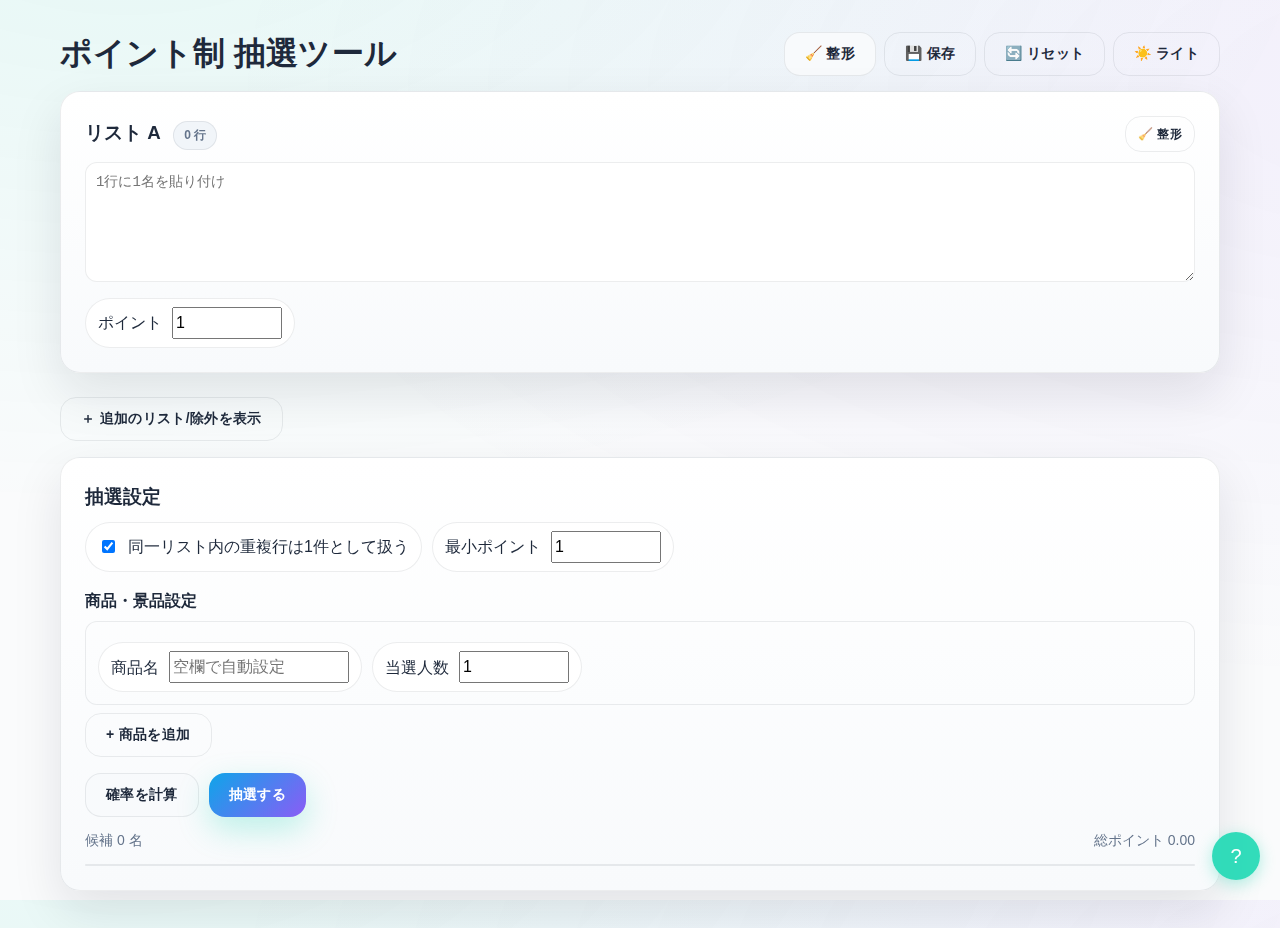
<file: index.html>
<!doctype html>
<html lang="ja" data-theme="light">
<head>
  <meta charset="utf-8" />
  <meta name="viewport" content="width=device-width, initial-scale=1" />
  <title>ポイント制 抽選ツール</title>
  <style>
    :root{--bg:#0f0f23;--panel:#1a1a2e;--panel-soft:#25253f;--panel-exclude:#2d1b1b;--text:#f0f4f8;--muted:#a0a9b8;--accent:#00d4aa;--accent2:#7c3aed;--border:rgba(255,255,255,.15);--ink:#ffffff;--shadow:0 20px 50px rgba(0,0,0,.4);--input-bg:#16213e;--table-head:#1e2749;--badge:#1e2749;--result-bg:linear-gradient(135deg,#667eea,#764ba2);--success:#10b981;--warning:#f59e0b;--danger:#ef4444}
    html[data-theme="light"]{--bg:#fafbfc;--panel:#ffffff;--panel-soft:#f8fafc;--panel-exclude:#fef2f2;--text:#1e293b;--muted:#64748b;--accent:#0ea5e9;--accent2:#8b5cf6;--border:rgba(15,23,42,.08);--ink:#ffffff;--shadow:0 20px 50px rgba(15,23,42,.1);--input-bg:#ffffff;--table-head:#f1f5f9;--badge:#f1f5f9;--result-bg:linear-gradient(135deg,#667eea,#764ba2);--success:#059669;--warning:#d97706;--danger:#dc2626}
    *{box-sizing:border-box}
    html,body{height:100%}
    body{font-family:-apple-system,BlinkMacSystemFont,'Segoe UI',Roboto,'Inter',sans-serif;background:radial-gradient(1200px 600px at 10% -10%, rgba(0,212,170,.08), transparent),radial-gradient(1200px 600px at 110% 10%, rgba(124,58,237,.06), transparent),var(--bg);color:var(--text);margin:0;line-height:1.6;font-weight:400}
    .wrap{max-width:1200px;margin:28px auto;padding:0 20px}
    @media (max-width:480px){.wrap{margin:16px auto;padding:0 12px}}
    header.appbar{display:flex;justify-content:space-between;align-items:center;margin-bottom:12px}
    header .title{font-size:clamp(22px,4vw,32px);font-weight:800;letter-spacing:.2px}
    .toolbar{display:flex;gap:8px;flex-wrap:wrap}
    .mobile-actions{position:relative;display:none}
    .more-btn{display:none}
    .btn{position:relative;cursor:pointer;border:none;border-radius:16px;padding:12px 20px;font-weight:600;transition:all 0.2s cubic-bezier(0.4,0,0.2,1);font-size:14px;letter-spacing:0.025em;min-height:44px;display:flex;align-items:center;justify-content:center}
    @media (max-width:480px){.btn{padding:14px 18px;font-size:16px;min-height:48px}}
    .btn.primary{color:white;background:linear-gradient(135deg,var(--accent),var(--accent2));box-shadow:0 12px 32px rgba(0,212,170,.25);transform:translateY(0)}
    .btn.secondary{color:var(--text);background:var(--panel-soft);border:1px solid var(--border)}
    .btn.ghost{color:var(--text);background:transparent;border:1px solid var(--border)}
    .btn:hover{transform:translateY(-2px);box-shadow:0 16px 40px rgba(0,212,170,.35)}
    .btn:active{transform:translateY(0);box-shadow:0 8px 24px rgba(0,212,170,.25)}
    .btn.sm{padding:8px 12px;min-height:36px;font-size:12px}
  .btn.saving{animation:flash 0.5s ease-in-out}
  @keyframes flash{0%,100%{filter:none}50%{filter:brightness(1.8)}}

    /* モバイルメニュー */
    .menu-dropdown{position:absolute;right:0;top:calc(100% + 8px);background:var(--panel);border:1px solid var(--border);border-radius:12px;box-shadow:var(--shadow);padding:8px;min-width:160px;display:flex;flex-direction:column;gap:6px;z-index:1200}
    .menu-dropdown[hidden]{display:none !important}
    .menu-item{appearance:none;border:none;background:transparent;color:var(--text);text-align:left;padding:10px 12px;border-radius:10px;cursor:pointer;font-size:14px}
    .menu-item:hover{background:var(--panel-soft)}
    .menu-divider{height:1px;background:var(--border);margin:4px 0}
    .card{background:linear-gradient(180deg,var(--panel),var(--panel-soft));padding:24px;border-radius:20px;margin-bottom:24px;border:1px solid var(--border);box-shadow:var(--shadow);backdrop-filter:blur(12px);transition:box-shadow 0.2s ease,border-color 0.2s ease}
    .card:hover{box-shadow:0 20px 50px rgba(0,0,0,.3);border-color:rgba(255,255,255,.3)}
    .card h3{margin:0 0 10px}
    .card.exclude{background:linear-gradient(180deg,var(--panel-exclude),#ffb3b3);border-color:#ff8b8b66}
    .card.exclude h3{display:flex;align-items:center;gap:8px}
  .chip{display:inline-block;font-size:11px;padding:3px 10px;border-radius:999px;border:1px solid #ffd8d8;color:#4b1014;background:#ffd8d8;mix-blend-mode:screen}
    textarea{width:100%;height:120px;resize:vertical;background:var(--input-bg);color:var(--text);border:1px solid var(--border);border-radius:12px;padding:10px;font-family:ui-monospace,Consolas,monospace;font-size:14px}
    @media (max-width:480px){
      .toolbar{display:none}
      .mobile-actions{display:block}
      .more-btn{display:inline-flex}
      textarea{height:100px;font-size:16px;padding:12px}
    }
    .form-row{display:flex;flex-wrap:wrap;gap:10px;margin-top:8px}
    @media (max-width:480px){
      .form-row{flex-direction:column;gap:12px}
      .form-row .pill{width:100%;justify-content:space-between}
    }
    .pill{display:inline-flex;gap:10px;align-items:center;background:rgba(255,255,255,.06);border:1px solid var(--border);padding:8px 12px;border-radius:999px;min-height:44px}
    @media (max-width:480px){.pill{padding:12px 16px;min-height:48px}}
    html[data-theme="light"] .pill{background:#fff}
    input[type=number]{width:110px;min-height:32px;font-size:16px}
    @media (max-width:480px){
      input[type=number]{width:80px;font-size:18px;min-height:36px}
      input[type=text]{font-size:16px;min-height:36px}
    }
    .statsbar{display:flex;justify-content:space-between;gap:12px;flex-wrap:wrap;margin-top:12px;color:var(--muted);font-size:14px}
    @media (max-width:480px){
      .statsbar{flex-direction:column;gap:8px;font-size:13px}
    }
    .table-scroll{max-height:460px;overflow:auto;border:1px solid var(--border);border-radius:12px;background:var(--panel-soft);margin-top:12px;-webkit-overflow-scrolling:touch}
    @media (max-width:480px){
      .table-scroll{max-height:300px;font-size:14px}
      th,td{padding:8px 10px;font-size:13px}
    }
    table{width:100%;border-collapse:collapse}
    th,td{padding:12px 14px;border-bottom:1px solid rgba(2,6,23,.08);font-size:14px;word-break:break-word}
    th{color:inherit;text-align:left;position:sticky;top:0;background:var(--table-head);z-index:1}
    td.mono,th.mono{font-family:ui-monospace,Consolas,monospace}
    .results{position:fixed;top:0;left:0;right:0;bottom:0;margin:auto;background:var(--result-bg);border:1px solid var(--border);border-radius:24px;padding:32px;box-shadow:0 25px 75px rgba(0,0,0,.5);backdrop-filter:blur(20px);max-width:600px;width:90vw;height:fit-content;max-height:80vh;z-index:1000;opacity:0;visibility:hidden;transition:opacity 0.3s ease,visibility 0.3s ease}
    .results.show{opacity:1;visibility:visible}
    .results-overlay{position:fixed;top:0;left:0;width:100vw;height:100vh;background:rgba(0,0,0,.6);z-index:999;opacity:0;visibility:hidden;transition:all 0.3s ease}
    .results-overlay.show{opacity:1;visibility:visible}
    .results-header{display:flex;justify-content:center;align-items:center;margin-bottom:24px}
    .close-btn{position:absolute;top:16px;right:16px;width:32px;height:32px;border:none;background:rgba(255,255,255,.1);color:white;border-radius:50%;cursor:pointer;display:flex;align-items:center;justify-content:center;font-size:18px;transition:all 0.2s ease}
    .close-btn:hover{background:rgba(255,255,255,.2);transform:scale(1.1)}
  .copy-actions{position:fixed;top:0;left:0;display:flex;gap:12px;opacity:0;visibility:hidden;transition:opacity 0.3s ease,visibility 0.3s ease;flex-direction:row;align-items:center;z-index:1100}
    .copy-actions.show{opacity:1;visibility:visible}

    .copy-btn{position:relative;height:48px;min-width:48px;border:none;background:rgba(0,212,170,.9);color:white;border-radius:16px;cursor:pointer;display:flex;align-items:center;justify-content:center;font-size:12px;transition:all 0.3s cubic-bezier(0.4,0,0.2,1);border:1px solid rgba(255,255,255,.2);overflow:hidden;white-space:nowrap;box-shadow:0 4px 16px rgba(0,212,170,.3);backdrop-filter:blur(10px)}
    .copy-btn.secondary{background:rgba(255,255,255,.08);box-shadow:0 4px 12px rgba(0,0,0,.2)}
    .copy-actions.below .copy-btn{min-width:160px}
    .copy-btn .btn-text{max-width:0;opacity:0;margin-left:0;transition:all 0.3s cubic-bezier(0.4,0,0.2,1);font-size:11px;font-weight:500}
    .copy-actions.show .copy-btn{background:rgba(0,212,170,.9);min-width:140px}
    .copy-actions.show .copy-btn .btn-text{max-width:90px;opacity:1;margin-left:8px}
    .copy-btn:hover{background:rgba(0,212,170,1);transform:scale(1.05);box-shadow:0 6px 20px rgba(0,212,170,.4)}

    /* モバイル時はコピーボタンをボトム固定に配置 */
    @media (max-width:600px){
      .copy-actions.bottom{position:fixed;left:0;right:0;top:auto;bottom:calc(env(safe-area-inset-bottom, 0px) + 12px);flex-direction:row;align-items:center;justify-content:center;padding-left:calc(env(safe-area-inset-left, 0px) + 12px);padding-right:calc(env(safe-area-inset-right, 0px) + 12px);gap:10px}
      .copy-actions.bottom{padding-top:8px;padding-bottom:8px;backdrop-filter:blur(10px);-webkit-backdrop-filter:blur(10px);border-radius:16px}
      html[data-theme="light"] .copy-actions.bottom{background:rgba(255,255,255,.8);border:1px solid var(--border);box-shadow:0 8px 24px rgba(15,23,42,.12)}
      html[data-theme="dark"] .copy-actions.bottom{background:rgba(0,0,0,.35);border:1px solid rgba(255,255,255,.15);box-shadow:0 8px 24px rgba(0,0,0,.35)}
      .copy-actions.bottom .copy-btn{flex:1;min-width:0;height:52px}
      .copy-actions.bottom .btn-text{max-width:120px;opacity:1;margin-left:8px}
    }

    /* デスクトップ時にモーダル直下配置用の横並びスタイル */
    @media (min-width:601px){
      .copy-actions.below{flex-direction:row;align-items:center;justify-content:center}
    }
    
    
    /* ヒント表示システム */
    .help-toggle{position:fixed;bottom:20px;right:20px;width:48px;height:48px;border-radius:50%;background:rgba(0,212,170,.8);color:white;border:none;font-size:20px;cursor:pointer;z-index:1100;box-shadow:0 4px 16px rgba(0,212,170,.3);transition:all 0.3s ease;backdrop-filter:blur(10px)}
    .help-toggle:hover{transform:scale(1.1);box-shadow:0 6px 20px rgba(0,212,170,.4)}
    .help-overlay{position:fixed;top:0;left:0;width:100vw;height:100vh;background:rgba(0,0,0,.7);z-index:1200;opacity:0;visibility:hidden;transition:all 0.3s ease}
    .help-overlay.show{opacity:1;visibility:visible}
    .help-content{position:fixed;top:50%;left:50%;transform:translate(-50%,-50%);background:var(--panel);border:1px solid var(--border);border-radius:16px;padding:24px;max-width:400px;width:90vw;z-index:1201;box-shadow:var(--shadow)}
    .help-title{font-size:18px;font-weight:700;margin-bottom:16px;color:var(--accent)}
    .help-step{margin-bottom:12px;font-size:14px;line-height:1.5}
    .help-step strong{color:var(--accent);font-weight:600}
    .help-close{position:absolute;top:12px;right:12px;width:32px;height:32px;border:none;background:transparent;color:var(--muted);border-radius:50%;cursor:pointer;font-size:16px;transition:all 0.2s ease}
    .help-close:hover{background:var(--border);color:var(--text)}
    @media (max-width:480px){
      .help-toggle{bottom:16px;right:16px;width:52px;height:52px;font-size:22px}
      .help-content{padding:20px;border-radius:12px}
    }
    .results-title{font-weight:700;letter-spacing:0.025em;font-size:24px;margin-bottom:8px;color:white}
    .result-badges{display:flex;flex-wrap:wrap;gap:12px;margin-top:10px}
    .badge{background:rgba(255,255,255,.15);border:1px solid rgba(255,255,255,.2);padding:12px 20px;border-radius:999px;backdrop-filter:blur(10px);color:white;font-weight:600;font-size:16px;transition:transform 0.2s ease;position:relative;will-change:transform}
    .badge:hover{transform:scale(1.02);z-index:2}
  /* 複数行で当選者が折り返された際の重なり防止 */
  .badge{display:inline-flex;align-items:center;line-height:1;}
  /* 商品ごとのラッパー(div)内でもバッジを折り返しレイアウト */
  .result-badges > div{display:flex;flex-wrap:wrap;gap:12px;align-items:flex-start;}
  .result-badges > div > h4{flex-basis:100%;margin:0 0 8px !important;}
    
    /* Products */
    .product-item{margin-bottom:8px;padding:12px;background:rgba(255,255,255,.02);border-radius:12px;border:1px solid var(--border)}
    .product-name{width:180px;min-height:32px;font-size:16px}
    @media (max-width:480px){
      .product-name{width:100%;font-size:16px;min-height:36px}
    }
    .product-winners{width:80px}
    .remove-product{font-size:12px;padding:6px 12px}

    /* Formatter Modal */
    .format-overlay{position:fixed;top:0;left:0;width:100vw;height:100vh;background:rgba(0,0,0,.7);z-index:1250;opacity:0;visibility:hidden;transition:all 0.3s ease}
    .format-overlay.show{opacity:1;visibility:visible}
    .format-content{position:fixed;top:50%;left:50%;transform:translate(-50%,-50%);background:var(--panel);border:1px solid var(--border);border-radius:16px;padding:20px;max-width:520px;width:92vw;z-index:1251;box-shadow:var(--shadow)}
    .format-title{font-size:18px;font-weight:700;margin-bottom:12px;color:var(--accent)}
    .format-row{display:flex;gap:8px;flex-wrap:wrap;margin:8px 0}
    .format-close{position:absolute;top:10px;right:10px;width:32px;height:32px;border:none;background:transparent;color:var(--muted);border-radius:50%;cursor:pointer;font-size:16px}
    .format-close:hover{background:var(--border);color:var(--text)}
    .format-input{width:100%;height:120px}
    .format-output{width:100%;height:120px}
    .format-label{font-size:13px;font-weight:600;color:var(--muted);margin:8px 0 4px}
    .format-count{display:inline-flex;align-items:center;gap:6px;font-size:14px;font-weight:700;color:var(--accent);background:var(--badge);border:1px solid var(--border);padding:6px 12px;border-radius:999px}

    /* List line counters */
    .count-badge{display:inline-flex;align-items:center;gap:4px;margin-left:8px;padding:4px 10px;border-radius:999px;border:1px solid var(--border);background:var(--badge);color:var(--muted);font-size:12px;font-weight:600}
    
    @media (min-width:900px){.grid-2{display:grid;grid-template-columns:1fr 1fr;gap:24px}}
    @media (max-width:768px){
      .results{padding:24px;max-width:95vw;max-height:85vh}
      .badge{font-size:14px;padding:10px 16px}
      .grid-2{display:block}
    }
    @media (max-width:480px){
      .results{padding:20px;max-width:98vw;max-height:90vh;border-radius:16px}
      .results-title{font-size:20px}
      .badge{font-size:16px;padding:12px 18px;min-height:44px;display:flex;align-items:center;justify-content:center}
      .close-btn{width:44px;height:44px;font-size:20px;top:12px;right:12px}
      .copy-btn{min-height:44px;font-size:13px}
      .toolbar{justify-content:center;gap:12px}
      .wrap{position:relative}
    }
    
    @keyframes bounce{0%,20%,50%,80%,100%{transform:translateY(0)}40%{transform:translateY(-20px)}60%{transform:translateY(-10px)}}
    @keyframes fadeInUp{0%{opacity:0;transform:translateY(12px)}100%{opacity:1;transform:translateY(0)}}
    @keyframes slideInFromLeft{0%{opacity:0;transform:translateX(-50px)}100%{opacity:1;transform:translateX(0)}}
    
    /* Winner Badge Animations */
    .badge{animation:fadeInUp 0.6s ease-out forwards;opacity:0}
    .badge:nth-child(1){animation-delay:0.1s}
    .badge:nth-child(2){animation-delay:0.3s}
    .badge:nth-child(3){animation-delay:0.5s}
    .badge:nth-child(4){animation-delay:0.7s}
    .badge:nth-child(5){animation-delay:0.9s}
    
    /* Enhanced Confetti Effect */
    .confetti{position:absolute;animation:confetti-fall linear infinite;pointer-events:none}
    .confetti.rect{width:12px;height:8px}
    .confetti.circle{width:10px;height:10px;border-radius:50%}
    .confetti.triangle{width:0;height:0;border-left:6px solid transparent;border-right:6px solid transparent;border-bottom:10px solid}
    .confetti.star{width:0;height:0;position:relative;display:inline-block}
    .confetti.star:before,.confetti.star:after{content:'';position:absolute;left:-6px;width:0;height:0;border-left:6px solid transparent;border-right:6px solid transparent;border-bottom:4px solid;transform:rotate(35deg)}
    .confetti.star:after{transform:rotate(-35deg)}
    @keyframes confetti-fall{0%{transform:translateY(-150px) rotateZ(0deg) rotateX(0deg) rotateY(0deg);opacity:1}100%{transform:translateY(calc(100vh + 100px)) rotateZ(720deg) rotateX(360deg) rotateY(180deg);opacity:0}}
    @keyframes confetti-shake{0%,100%{transform:translateX(0px)}25%{transform:translateX(5px)}75%{transform:translateX(-5px)}}
    
    /* Cracker Effect */
    @keyframes cracker-burst{0%{transform:scale(0) rotate(0deg);opacity:1}30%{transform:scale(1.2) rotate(180deg);opacity:0.8}100%{transform:scale(2) rotate(360deg);opacity:0}}
    
    /* Drawing Animation */
    .drawing{animation:bounce 0.5s ease-in-out infinite}
    
    /* Success Pulse */
    .success-pulse{animation:success-pulse 0.8s ease-out}
    @keyframes success-pulse{0%{transform:scale(1)}50%{transform:scale(1.05)}100%{transform:scale(1)}}
  </style>
</head>
<body>
  <div class="wrap">
    <header class="appbar">
      <div class="title">ポイント制 抽選ツール</div>
      <div class="toolbar">
        <button id="btnFormat" class="btn secondary" title="リスト整形ツール">🧹 整形</button>
        <button id="btnSave" class="btn ghost" title="現在の設定を保存">💾 保存</button>
        <button id="btnReset" class="btn ghost" title="すべてを初期状態に戻す">🔄 リセット</button>
        <button id="btnTheme" class="btn ghost" aria-label="テーマ切り替え">🌙 ダーク</button>
      </div>
      <div class="mobile-actions">
        <button id="btnMenu" class="btn secondary more-btn" aria-haspopup="true" aria-expanded="false" aria-label="メニュー">☰</button>
        <div id="menuDropdown" class="menu-dropdown" hidden>
          <button class="menu-item" data-action="format">🧹 整形ツール</button>
          <div class="menu-divider"></div>
          <button class="menu-item" data-action="save">💾 保存</button>
          <button class="menu-item" data-action="reset">🔄 リセット</button>
          <button class="menu-item" data-action="theme" id="menuTheme">🌓 テーマ切替</button>
        </div>
      </div>
    </header>

    <div class="card" id="cardA">
      <h3 style="display:flex;align-items:center;justify-content:space-between;gap:8px;">
        <span>リスト A <span id="countA" class="count-badge">0 行</span></span>
        <button id="btnFormatInline" class="btn ghost sm" title="ごちゃ混ぜを整形して@行だけ抽出">🧹 整形</button>
      </h3>
      <textarea id="listA" placeholder="1行に1名を貼り付け"></textarea>
      <div class="form-row"><span class="pill">ポイント <input id="pointsA" type="number" value="1" step="0.1" min="0"></span></div>
    </div>

    <div class="form-row" style="margin:8px 0 16px;">
      <button id="toggleAdvanced" class="btn ghost">＋ 追加のリスト/除外を表示</button>
    </div>

    <div id="advancedSection" hidden>
      <div class="grid-2">
        <div class="card" id="cardB">
          <h3 style="display:flex;align-items:center;justify-content:space-between;gap:8px;">
            <span>リスト B <span id="countB" class="count-badge">0 行</span></span>
            <button id="btnFormatInlineB" class="btn ghost sm" title="リストBを@始まりだけに整形">🧹 整形</button>
          </h3>
          <textarea id="listB" placeholder="1行に1名を貼り付け"></textarea>
          <div class="form-row"><span class="pill">ポイント <input id="pointsB" type="number" value="1" step="0.1" min="0"></span></div>
        </div>
        <div class="card" id="cardC">
          <h3 style="display:flex;align-items:center;justify-content:space-between;gap:8px;">
            <span>リスト C <span id="countC" class="count-badge">0 行</span></span>
            <button id="btnFormatInlineC" class="btn ghost sm" title="リストCを@始まりだけに整形">🧹 整形</button>
          </h3>
          <textarea id="listC" placeholder="1行に1名を貼り付け"></textarea>
          <div class="form-row"><span class="pill">ポイント <input id="pointsC" type="number" value="1" step="0.1" min="0"></span></div>
        </div>
      </div>
      <div class="card exclude" id="cardExclude">
        <h3 style="display:flex;align-items:center;justify-content:space-between;gap:8px;">
          <span>除外リスト <span class="chip">EXCLUDE</span> <span id="countExclude" class="count-badge">0 行</span></span>
        </h3>
        <textarea id="exclude" placeholder="対象外の名前（1行に1名）"></textarea>
      </div>
    </div>

    <div class="card">
      <h3>抽選設定</h3>
      <div class="form-row">
        <label class="pill"><input id="uniquePerList" type="checkbox" checked> 同一リスト内の重複行は1件として扱う</label>
        <span class="pill">最小ポイント <input id="minPoints" type="number" value="1" step="0.1" min="0"></span>
      </div>
      
      <div style="margin-top:16px;">
        <h4 style="margin:0 0 8px 0;">商品・景品設定</h4>
        <div id="productsContainer">
          <div class="product-item" data-index="0">
            <div class="form-row">
              <span class="pill">商品名 <input type="text" class="product-name" value="" placeholder="空欄で自動設定"></span>
              <span class="pill">当選人数 <input type="number" class="product-winners" value="1" min="1"></span>
              <button type="button" class="btn ghost remove-product" style="display:none;">削除</button>
            </div>
          </div>
        </div>
        <div class="form-row" style="margin-top:8px;">
          <button id="btnAddProduct" class="btn ghost">+ 商品を追加</button>
        </div>
      </div>
      
      <div class="form-row" style="margin-top:16px">
        <button id="btnPreview" class="btn secondary">確率を計算</button>
        <button id="btnDraw" class="btn primary">抽選する</button>
      </div>
      <div class="statsbar">
        <div id="statsLeft">候補 0 名</div>
        <div id="statsRight">総ポイント 0.00</div>
      </div>
      <div class="table-scroll" id="tableWrap"></div>

  </div>

  <!-- Results Modal -->
  <div class="results-overlay" id="resultsOverlay"></div>
  <div class="results" id="resultsPanel">
    <button class="close-btn" id="closeResults">×</button>
    <div class="results-header">
      <div class="results-title" id="resultsTitle">🎉 当選 0 名</div>
    </div>
    <div class="result-badges" id="winnersBadges"></div>
    </div>
  </div>

  <!-- Copy Actions (outside modal) -->
  <div class="copy-actions">
    <button id="btnCopyNames" class="copy-btn primary">
      📋
      <span class="btn-text">名前をコピー</span>
    </button>
    <button id="btnCopyCSV" class="copy-btn secondary">
      📊
      <span class="btn-text">CSVをコピー</span>
    </button>
  </div>

<script>
(function(){
  const $ = id => document.getElementById(id);
  const listA = $("listA"), listB = $("listB"), listC = $("listC");
  const pointsA = $("pointsA"), pointsB = $("pointsB"), pointsC = $("pointsC");
  const exclude = $("exclude");
  const uniquePerList = $("uniquePerList"), minPoints = $("minPoints");
  const productsContainer = $("productsContainer"), btnAddProduct = $("btnAddProduct");
  const statsLeft = $("statsLeft"), statsRight = $("statsRight"), tableWrap = $("tableWrap");
  const resultsPanel = $("resultsPanel"), resultsOverlay = $("resultsOverlay"), winnersBadges = $("winnersBadges"), resultsTitle = $("resultsTitle");
  const btnCopyNames = $("btnCopyNames"), btnCopyCSV = $("btnCopyCSV");
  const btnTheme = $("btnTheme"), closeResults = $("closeResults"), btnSave = $("btnSave"), btnReset = $("btnReset");
  const copyHint = $("copyHint");

  let pool = new Map();
  let lastWinners = [];
  let confettiContainer = null;
  let confettiInterval = null;
  let productIndex = 1;
  let resultsResizeObserver = null;

  function parseList(txt){
    if(!txt) return [];
    return txt.split(/\r?\n|\r/).map(s=>s.trim()).filter(Boolean);
  }

  function normalize(s){
    try { return s.trim().normalize('NFKC').toLowerCase(); }
    catch (e) { return s.trim().toLowerCase(); }
  }

  function buildPool(){
    pool.clear();
    const excludes = new Set(parseList(exclude.value).map(normalize));
    const lists = [
      { rows: parseList(listA.value), p: parseFloat(pointsA.value)||0 },
      { rows: parseList(listB.value), p: parseFloat(pointsB.value)||0 },
      { rows: parseList(listC.value), p: parseFloat(pointsC.value)||0 }
    ];
    for(const {rows,p} of lists){
      const seen = new Set();
      for(const raw of rows){
        const key = normalize(raw);
        if(!key || excludes.has(key)) continue;
        if(uniquePerList.checked && seen.has(key)) continue;
        seen.add(key);
        const cur = pool.get(key) || { name: raw.trim(), points: 0 };
        cur.points += p;
        if(raw.trim().length > cur.name.length) cur.name = raw.trim();
        pool.set(key, cur);
      }
    }
    const min = parseFloat(minPoints.value)||0;
    if(min > 0){
      for(const [k,v] of pool){ if(v.points < min) pool.delete(k); }
    }
  }

  function totals(){
    let total = 0; pool.forEach(v=> total += v.points); return total;
  }

  function renderTable(){
    const totalPts = totals();
    const rows = [...pool.values()].sort((a,b)=> b.points - a.points);
    statsLeft.textContent = `候補 ${rows.length} 名`;
    statsRight.textContent = `総ポイント ${totalPts.toFixed(2)}`;
    if(rows.length === 0){ tableWrap.innerHTML = ''; return; }
    const html = `
      <table>
        <thead><tr><th>名前</th><th class="mono">ポイント</th><th class="mono">当選確率(%)</th></tr></thead>
        <tbody>
          ${rows.map(r=>`<tr><td>${escapeHtml(r.name)}</td><td class="mono">${r.points.toFixed(2)}</td><td class="mono">${totalPts? (r.points/totalPts*100).toFixed(2):'0.00'}</td></tr>`).join('')}
        </tbody>
      </table>`;
    tableWrap.innerHTML = html;
  }

  function escapeHtml(s){
    return String(s).replace(/[&<>"']/g, m => ({'&':'&amp;','<':'&lt;','>':'&gt;','"':'&quot;','\'':'&#39;'}[m]));
  }


  function getRandom(){
    // 新しいブラウザ: crypto.getRandomValues使用
    if(window.crypto && window.crypto.getRandomValues){
      try {
        const arr = new Uint32Array(2); 
        window.crypto.getRandomValues(arr);
        const a = arr[0]>>>5, b = arr[1]>>>6; 
        return (a*67108864 + b) / 9007199254740992;
      } catch(e) {
        console.warn('暗号化乱数生成失敗:', e);
      }
    }
    // フォールバック: Math.random()
    return Math.random();
  }

  function weightedPick(arr){
    const total = arr.reduce((s,e)=> s + e.points, 0);
    if(total <= 0) return null;
    let r = getRandom() * total;
    for(const e of arr){ if((r -= e.points) <= 0) return e; }
    return arr[arr.length-1] || null;
  }

  function preview(){
    buildPool();
    renderTable();
  }

  function getProducts(){
    const products = [];
    document.querySelectorAll('.product-item').forEach((item, index) => {
      const rawName = item.querySelector('.product-name').value;
      // 特殊文字、制御文字を除去して正規化
      const name = rawName
        .replace(/[\u0000-\u001F\u007F-\u009F\u2000-\u200F\u2028-\u202F\u205F-\u206F\uFEFF]/g, '')
        .trim()
        .slice(0, 50); // 最大50文字まで
      const winners = Math.max(1, Math.min(1000, parseInt(item.querySelector('.product-winners').value) || 1)); // 1-1000の範囲
      const productName = name || (winners === 1 ? `${index + 1}等` : `${index + 1}等 (${winners}名)`);
      products.push({name: productName, winners});
    });
    return products.length > 0 ? products : [{name: '1等', winners: 1}];
  }

  function draw(){
    buildPool();
    const arr = [...pool.values()].filter(e=>e.points>0);
    if(arr.length === 0){
      alert('抽選対象者がいません');
      return;
    }
    
    const products = getProducts();
    const allWinners = [];
    const availableCandidates = [...arr];
    
    for(const product of products){
      const productWinners = [];
      for(let i = 0; i < product.winners; i++){
        if(availableCandidates.length === 0) break;
        const winner = weightedPick(availableCandidates);
        if(!winner) break;
        
        productWinners.push(winner);
        const idx = availableCandidates.findIndex(e=> normalize(e.name) === normalize(winner.name));
        if(idx >= 0) availableCandidates.splice(idx, 1);
      }
      if(productWinners.length > 0){
        allWinners.push({
          product: product.name,
          winners: productWinners
        });
      }
    }
    
    lastWinners = allWinners;
    showResultsWithAnimation();
    renderTable();
  }

  function updateResults(){
    if(!lastWinners || lastWinners.length === 0){
      resultsTitle.textContent = '😅 当選なし';
      winnersBadges.innerHTML = '<span class="badge">今回は当選者がいませんでした</span>';
      return;
    }
    
    // 商品別結果の場合
    if(lastWinners[0] && lastWinners[0].product){
      const totalWinners = lastWinners.reduce((sum, p) => sum + p.winners.length, 0);
      resultsTitle.textContent = `🎉 当選 ${totalWinners} 名`;
      
      let badgesHtml = '';
      lastWinners.forEach(productResult => {
        badgesHtml += `<div style="margin-bottom:16px;"><h4 style="margin:0 0 8px;color:white;font-size:16px;">${escapeHtml(productResult.product)}</h4>`;
        badgesHtml += productResult.winners.map(winner => `<span class="badge">${escapeHtml(winner.name)}</span>`).join(' ');
        badgesHtml += '</div>';
      });
      winnersBadges.innerHTML = badgesHtml;
      
      // コピー用データ
      const names = lastWinners.map(p => 
        `${p.product}:\n${p.winners.map(w => w.name).join('\n')}`
      ).join('\n\n');
      
      const csv = 'product,name,points\n' + lastWinners.map(p => 
        p.winners.map(w => `${csvq(p.product)},${csvq(w.name)},${w.points}`).join('\n')
      ).join('\n');
      
      btnCopyNames.onclick = () => doCopy(names, '✅ 名前をコピーしました');
      btnCopyCSV.onclick = () => doCopy(csv, '✅ CSVをコピーしました');
    }
    // 従来の単純結果の場合
    else {
      const n = lastWinners.length;
      resultsTitle.textContent = n > 0 ? `🎉 当選 ${n} 名` : '😅 当選なし';
      winnersBadges.innerHTML = n ? lastWinners.map(p=>`<span class="badge">${escapeHtml(p.name)}</span>`).join('') : '<span class="badge">今回は当選者がいませんでした</span>';
      const names = lastWinners.map(p=>p.name).join("\n");
      const csv = 'name,points\n' + lastWinners.map(p=>`${csvq(p.name)},${p.points}`).join("\n");
      btnCopyNames.onclick = () => doCopy(names, '✅ 名前をコピーしました');
      btnCopyCSV.onclick = () => doCopy(csv, '✅ CSVをコピーしました');
    }
  }

  function showResultsModal(){
    resultsOverlay.classList.add('show');
    resultsPanel.classList.add('show');
    document.body.style.overflow = 'hidden';
    // コピーボタン表示 & 初期配置
    const copyActions = document.querySelector('.copy-actions');
    if(copyActions){
      copyActions.classList.add('show');
      updateCopyActionsMode();
      positionCopyActions();
      requestAnimationFrame(() => {
        positionCopyActions();
        updateCopyActionsViewportOffset();
      });
    }
    // リサイズ監視（バッジ増減で高さ変化）
    if(window.ResizeObserver && !resultsResizeObserver){
      resultsResizeObserver = new ResizeObserver(() => positionCopyActions());
      resultsResizeObserver.observe(resultsPanel);
      const badges = document.getElementById('winnersBadges');
      if(badges) resultsResizeObserver.observe(badges);
    }
  }

  // モーダルを閉じる（以前の実装が削除され参照エラーになっていたため再追加）
  function hideResultsModal(){
    resultsOverlay.classList.remove('show');
    resultsPanel.classList.remove('show');
    document.body.style.overflow = 'auto';
    const copyActions = document.querySelector('.copy-actions');
    if(copyActions){
      copyActions.classList.remove('show');
      copyActions.style.bottom = '';
    }
    if(resultsResizeObserver){
      try{ resultsResizeObserver.disconnect(); }catch(e){}
      resultsResizeObserver = null;
    }
    stopConfetti();
  }

  function showResultsWithAnimation(){
    // 結果モーダル表示
    showResultsModal();
    updateResults();
    // 内容確定後に再度位置調整
    setTimeout(positionCopyActions, 0);
    
    // 当選者がいる場合の演出
    if(lastWinners.length > 0){
      startContinuousConfetti();
    }
    
    // 成功パルス効果
    resultsPanel.classList.add('success-pulse');
    setTimeout(() => resultsPanel.classList.remove('success-pulse'), 800);
  }
  
  // モーダルの近くにコピーボタンを配置（はみ出し回避）
  function positionCopyActions(){
    const actions = document.querySelector('.copy-actions');
    if(!actions || !actions.classList.contains('show')) return;
    // モバイルはCSSで固定ボトムにする
    if(window.innerWidth <= 600){
      return;
    }
    const panelRect = resultsPanel.getBoundingClientRect();
    const actionsRect = actions.getBoundingClientRect();
    const vw = window.innerWidth;
    const vh = window.innerHeight;
    const s = 16; // 余白

    // デスクトップ: モーダル直下に中央配置
    let left = panelRect.left + (panelRect.width - actionsRect.width) / 2;
    let top = panelRect.bottom + s;

    // 下にはみ出す場合はモーダル上に配置
    if(top + actionsRect.height > vh - s){
      top = panelRect.top - actionsRect.height - s;
    }

    // ビューポート内に収める
    left = Math.max(s, Math.min(left, vw - actionsRect.width - s));
    top  = Math.max(s, Math.min(top,  vh - actionsRect.height - s));

    actions.style.left = Math.round(left) + 'px';
    actions.style.top  = Math.round(top)  + 'px';
  }

  // リサイズ時にも追従
  window.addEventListener('resize', () => {
    updateCopyActionsMode();
    positionCopyActions();
    updateCopyActionsViewportOffset();
  });

  // 画面幅に応じてコピー操作の配置を切替
  function updateCopyActionsMode(){
    const actions = document.querySelector('.copy-actions');
    if(!actions) return;
    const small = window.innerWidth <= 600;
    if(small){
      actions.classList.add('bottom');
      actions.classList.remove('below');
    } else {
      actions.classList.remove('bottom');
      actions.classList.add('below');
    }
  }

  // モバイルでキーボード出現時にボトムが隠れないよう補正
  function updateCopyActionsViewportOffset(){
    const actions = document.querySelector('.copy-actions');
    if(!actions) return;
    if(!(window.innerWidth <= 600)){
      actions.style.bottom = '';
      return;
    }
    try{
      if(window.visualViewport){
        const vv = window.visualViewport;
        const offset = Math.max(0, (window.innerHeight - vv.height - vv.offsetTop));
        const base = 12; // CSS側のベース余白(px)
        actions.style.bottom = (offset > 0) ? (base + offset) + 'px' : '';
      } else {
        actions.style.bottom = '';
      }
    } catch(e) {
      actions.style.bottom = '';
    }
  }

  // iOS等でのソフトキーボード表示に追従
  try{
    if(window.visualViewport){
      visualViewport.addEventListener('resize', updateCopyActionsViewportOffset);
      visualViewport.addEventListener('scroll', updateCopyActionsViewportOffset);
    }
  }catch(e){}
  

  function createSuperConfetti(){
    const confettiContainer = document.createElement('div');
    confettiContainer.style.position = 'fixed';
    confettiContainer.style.top = '0';
    confettiContainer.style.left = '0';
    confettiContainer.style.width = '100vw';
    confettiContainer.style.height = '100vh';
    confettiContainer.style.pointerEvents = 'none';
    confettiContainer.style.zIndex = '1500';
    
    const colors = ['#ff6b6b', '#4ecdc4', '#45b7d1', '#f9ca24', '#f0932b', '#eb4d4b', '#6c5ce7', '#fd79a8', '#00b894', '#e17055', '#00cec9', '#a29bfe', '#fd79a8', '#fdcb6e', '#e84393'];
    const shapes = ['rect', 'circle', 'triangle'];
    
    // 大量のコンフェッティを作成（150個）
    for(let i = 0; i < 150; i++){
      const confetti = document.createElement('div');
      const shape = shapes[Math.floor(Math.random() * shapes.length)];
      const color = colors[Math.floor(Math.random() * colors.length)];
      
      confetti.className = `confetti ${shape}`;
      confetti.style.left = Math.random() * 100 + 'vw';
      confetti.style.top = '-50px';
      confetti.style.animationDelay = Math.random() * 2 + 's';
      confetti.style.animationDuration = (Math.random() * 3 + 2) + 's';
      
      if(shape === 'triangle'){
        confetti.style.borderBottomColor = color;
      } else {
        confetti.style.backgroundColor = color;
      }
      
      // ランダムなサイズ
      const scale = Math.random() * 0.8 + 0.5;
      confetti.style.transform = `scale(${scale})`;
      
      confettiContainer.appendChild(confetti);
    }
    
    // さらに大きな特別なパーティクルを追加
    for(let i = 0; i < 30; i++){
      const bigConfetti = document.createElement('div');
      bigConfetti.className = 'confetti rect';
      bigConfetti.style.left = Math.random() * 100 + 'vw';
      bigConfetti.style.top = '-30px';
      bigConfetti.style.width = (Math.random() * 20 + 15) + 'px';
      bigConfetti.style.height = (Math.random() * 15 + 10) + 'px';
      bigConfetti.style.backgroundColor = colors[Math.floor(Math.random() * colors.length)];
      bigConfetti.style.animationDelay = Math.random() * 1 + 's';
      bigConfetti.style.animationDuration = (Math.random() * 4 + 3) + 's';
      confettiContainer.appendChild(bigConfetti);
    }
    
    document.body.appendChild(confettiContainer);
    
    // 継続的にコンフェッティを追加（3波）
    const addMoreConfetti = (delay, amount) => {
      setTimeout(() => {
        for(let i = 0; i < amount; i++){
          const confetti = document.createElement('div');
          const shape = shapes[Math.floor(Math.random() * shapes.length)];
          const color = colors[Math.floor(Math.random() * colors.length)];
          
          confetti.className = `confetti ${shape}`;
          confetti.style.left = Math.random() * 100 + 'vw';
          confetti.style.top = '-50px';
      confetti.style.top = '-50px';
          confetti.style.animationDuration = (Math.random() * 2 + 2) + 's';
          
          if(shape === 'triangle'){
            confetti.style.borderBottomColor = color;
          } else {
            confetti.style.backgroundColor = color;
          }
          
          confettiContainer.appendChild(confetti);
        }
      }, delay);
    };
    
    addMoreConfetti(1000, 50);  // 1秒後に50個
    addMoreConfetti(2000, 30);  // 2秒後に30個
    addMoreConfetti(3000, 20);  // 3秒後に20個
    
    setTimeout(() => {
      document.body.removeChild(confettiContainer);
    }, 8000);  // 8秒間表示
  }

  function startContinuousConfetti(){
    // 既存の紙吹雪を停止
    stopConfetti();
    
    // コンテナを作成
    confettiContainer = document.createElement('div');
    confettiContainer.style.position = 'fixed';
    confettiContainer.style.top = '0';
    confettiContainer.style.left = '0';
    confettiContainer.style.width = '100vw';
    confettiContainer.style.height = '100vh';
    confettiContainer.style.pointerEvents = 'none';
    confettiContainer.style.zIndex = '1500';
    document.body.appendChild(confettiContainer);
    
    const colors = ['#ff6b6b', '#4ecdc4', '#45b7d1', '#f9ca24', '#f0932b', '#eb4d4b', '#6c5ce7', '#fd79a8', '#00b894', '#e17055', '#00cec9', '#a29bfe', '#fd79a8', '#fdcb6e', '#e84393'];
    const shapes = ['rect', 'circle', 'triangle'];
    
    // 初回の適度な投下（ロースペック考慮）
    createConfettiBatch(40, colors, shapes);
    
    // 継続的に少量ずつ追加（頻度を下げる）
    confettiInterval = setInterval(() => {
      createConfettiBatch(6, colors, shapes);
    }, 1200);
  }
  
  function createConfettiBatch(count, colors, shapes){
    if(!confettiContainer) return;
    
    for(let i = 0; i < count; i++){
      const confetti = document.createElement('div');
      const shape = shapes[Math.floor(Math.random() * shapes.length)];
      const color = colors[Math.floor(Math.random() * colors.length)];
      
      confetti.className = `confetti ${shape}`;
      confetti.style.left = Math.random() * 100 + 'vw';
      confetti.style.top = '-50px';
      confetti.style.animationDuration = (Math.random() * 3 + 2) + 's';
      
      if(shape === 'triangle'){
        confetti.style.borderBottomColor = color;
      } else {
        confetti.style.backgroundColor = color;
      }
      
      // ランダムなサイズ
      const scale = Math.random() * 0.8 + 0.5;
      confetti.style.transform = `scale(${scale})`;
      
      confettiContainer.appendChild(confetti);
      
      // アニメーション終了後に要素を削除（短縮）
      setTimeout(() => {
        if(confetti && confetti.parentNode){
          confetti.parentNode.removeChild(confetti);
        }
      }, 4000);
    }
  }
  
  function stopConfetti(){
    // インターバルを停止
    if(confettiInterval){
      clearInterval(confettiInterval);
      confettiInterval = null;
    }
    
    // コンテナを削除
    if(confettiContainer && confettiContainer.parentNode){
      confettiContainer.parentNode.removeChild(confettiContainer);
      confettiContainer = null;
    }
  }

  function csvq(s){ return '"'+String(s).replace(/"/g,'""')+'"'; }
  async function doCopy(text, okMsg){
    console.log('コピーするテキスト:', text);
    try{
      await navigator.clipboard.writeText(text);
      console.log('Clipboard API成功');
      toast(okMsg);
    }catch (e){
      console.log('Clipboard API失敗、フォールバック使用:', e);
      // フォールバック: 一時的な非表示テキストエリアを作成
      const tempTextArea = document.createElement('textarea');
      tempTextArea.value = text;
      tempTextArea.style.position = 'fixed';
      tempTextArea.style.left = '-999999px';
      tempTextArea.style.top = '-999999px';
      document.body.appendChild(tempTextArea);
      tempTextArea.focus();
      tempTextArea.select();
      // 新しいAPIでコピーを試行
      if(navigator.clipboard && navigator.clipboard.writeText){
        navigator.clipboard.writeText(text).then(() => {
          toast(okMsg);
        }).catch(() => {
          // フォールバックで古い方法
          document.execCommand('copy');
          toast(okMsg);
        });
        document.body.removeChild(tempTextArea);
        return;
      }
      // 古いブラウザ用フォールバック
      try {
        document.execCommand('copy');
        toast(okMsg);
      } catch(e) {
        toast('コピーに失敗しました');
      }
      document.body.removeChild(tempTextArea);
    }
  }

  function toast(msg){
    const t = document.createElement('div');
    t.textContent = msg;
    t.style.position='fixed';t.style.right='16px';t.style.bottom='16px';
    t.style.padding='10px 14px';t.style.border='1px solid var(--border)';t.style.background='var(--panel-soft)';t.style.borderRadius='10px';
    t.style.boxShadow='var(--shadow)';t.style.opacity='0';t.style.transition='all .25s ease';
    document.body.appendChild(t);
    requestAnimationFrame(()=>{t.style.opacity='1';t.style.transform='translateY(-4px)'});
    setTimeout(()=>{t.style.opacity='0';t.style.transform='translateY(0)';setTimeout(()=>t.remove(),250);},1200);
  }

  function applyTheme(theme){
    document.documentElement.setAttribute('data-theme', theme);
    btnTheme.textContent = theme === 'light' ? '☀️ ライト' : '🌙 ダーク';
    localStorage.setItem('lottery_theme', theme);
  }
  function initTheme(){
    const saved = localStorage.getItem('lottery_theme');
    const theme = saved || 'light';
    applyTheme(theme);
  }
  btnTheme.addEventListener('click', ()=>{
    const cur = document.documentElement.getAttribute('data-theme') || 'dark';
    applyTheme(cur === 'dark' ? 'light' : 'dark');
  });

  $("btnPreview").onclick = preview;
  $("btnDraw").onclick = draw;
  
  // Modal events
  closeResults.onclick = hideResultsModal;
  resultsOverlay.onclick = hideResultsModal;

  // Save & Reset events
  if(btnSave){
    btnSave.addEventListener('click', (e)=>{
      try {
        saveData();
        // 視覚的フィードバック（点滅）
        btnSave.classList.add('saving');
        setTimeout(()=> btnSave.classList.remove('saving'), 500);
      } catch(err){
        console.error('saveData error', err);
        toast('❌ 保存エラー (Console参照)');
      }
    });
  } else {
    console.warn('#btnSave が見つかりません');
  }
  btnReset.onclick = resetData;
  
  // Product management
  btnAddProduct.onclick = addProduct;

  // Advanced section toggle
  const advancedSection = document.getElementById('advancedSection');
  const toggleAdvancedBtn = document.getElementById('toggleAdvanced');
  function setAdvancedOpen(open){
    if(!advancedSection || !toggleAdvancedBtn) return;
    advancedSection.hidden = !open;
    toggleAdvancedBtn.textContent = open ? '− 追加のリスト/除外を隠す' : '＋ 追加のリスト/除外を表示';
    localStorage.setItem('lottery_adv_open', open ? '1' : '0');
  }
  if(toggleAdvancedBtn){
    toggleAdvancedBtn.addEventListener('click', ()=>{
      setAdvancedOpen(advancedSection.hidden);
    });
  }

  // Mobile menu
  const btnMenu = document.getElementById('btnMenu');
  const menuDropdown = document.getElementById('menuDropdown');
  const menuTheme = document.getElementById('menuTheme');
  const btnFormat = document.getElementById('btnFormat');
  
  function updateMenuThemeText(){
    const theme = document.documentElement.getAttribute('data-theme') || 'light';
    menuTheme.textContent = theme === 'light' ? '🌙 ダークに切替' : '☀️ ライトに切替';
  }
  
  function openMenu(){
    if(!menuDropdown) return;
    menuDropdown.hidden = false;
    btnMenu.setAttribute('aria-expanded', 'true');
    updateMenuThemeText();
    // クリック外しで閉じる
    setTimeout(() => {
      document.addEventListener('click', onDocClick);
    }, 0);
  }
  function closeMenu(){
    if(!menuDropdown) return;
    menuDropdown.hidden = true;
    btnMenu.setAttribute('aria-expanded', 'false');
    document.removeEventListener('click', onDocClick);
  }
  function toggleMenu(){
    if(menuDropdown.hidden){ openMenu(); } else { closeMenu(); }
  }
  function onDocClick(e){
    if(!menuDropdown.contains(e.target) && e.target !== btnMenu){
      closeMenu();
    }
  }
  if(btnMenu){ btnMenu.addEventListener('click', (e)=>{ e.stopPropagation(); toggleMenu(); }); }
  if(menuDropdown){
    menuDropdown.addEventListener('click', (e)=>{
      const t = e.target.closest('.menu-item');
      if(!t) return;
      const action = t.getAttribute('data-action');
      if(action === 'save') saveData();
      if(action === 'reset') resetData();
      if(action === 'format') openFormatter();
      if(action === 'theme'){
        const cur = document.documentElement.getAttribute('data-theme') || 'dark';
        applyTheme(cur === 'dark' ? 'light' : 'dark');
      }
      closeMenu();
    });
  }

  // Formatter tool
  function openFormatter(){
    const ov = document.getElementById('formatOverlay');
    if(!ov) return;
    ov.classList.add('show');
    updateFormatCount();
    // 外側クリックで閉じる（初回だけバインド）
    if(!ov.dataset.bound){
      ov.addEventListener('click', (e)=>{ if(e.target === ov) closeFormatter(); });
      ov.dataset.bound = '1';
    }
    // ESCで閉じる（開いている間だけ有効）
    const onKey = (e)=>{
      if(e.key === 'Escape'){
        closeFormatter();
        document.removeEventListener('keydown', onKey);
      }
    };
    document.addEventListener('keydown', onKey);
  }
  function closeFormatter(){
    const ov = document.getElementById('formatOverlay');
    if(!ov) return;
    ov.classList.remove('show');
  }
  if(btnFormat){ btnFormat.addEventListener('click', openFormatter); }
  const btnFormatInline = document.getElementById('btnFormatInline');
  const btnFormatInlineB = document.getElementById('btnFormatInlineB');
  const btnFormatInlineC = document.getElementById('btnFormatInlineC');
  if(btnFormatInline){ btnFormatInline.addEventListener('click', () => formatListInline('listA', 'リストA')); }
  if(btnFormatInlineB){ btnFormatInlineB.addEventListener('click', () => formatListInline('listB', 'リストB')); }
  if(btnFormatInlineC){ btnFormatInlineC.addEventListener('click', () => formatListInline('listC', 'リストC')); }
  
  function extractAtLines(){
    const input = document.getElementById('formatInput');
    const output = document.getElementById('formatOutput');
    const dedupe = document.getElementById('formatDedupe');
    if(!input || !output) return;
    const lines = String(input.value || '').split(/\r?\n|\r/);
    const kept = [];
    const seen = new Set();
    for(const raw of lines){
      const s = raw.trim();
      if(!s) continue;
      if(s.startsWith('@')){
        if(dedupe && dedupe.checked){
          if(seen.has(s)) continue;
          seen.add(s);
        }
        kept.push(s);
      }
    }
    output.value = kept.join('\n');
    updateFormatCount();
    toast(`＠始まり ${kept.length} 件`);
  }
  function copyFormatted(){
    const output = document.getElementById('formatOutput');
    if(!output) return;
    doCopy(output.value || '', '✅ 整形結果をコピーしました');
  }
  // グローバルに公開（インラインonclickから呼べるように）
  window.extractAtLines = extractAtLines;
  window.copyFormatted = copyFormatted;

  function updateFormatCount(){
    const output = document.getElementById('formatOutput');
    const counter = document.getElementById('formatCount');
    if(!output || !counter) return;
    const n = String(output.value || '').split(/\r?\n|\r/).filter(Boolean).length;
    counter.textContent = '結果: ' + n + ' 行';
  }

  // Inline: 指定リストを@始まりの行だけに整形（重複削除あり）
  function formatListInline(textareaId, label){
    const ta = document.getElementById(textareaId);
    if(!ta) return;
    const original = String(ta.value || '');
    const lines = original.split(/\r?\n|\r/);
    const kept = [];
    const seen = new Set();
    for(const raw of lines){
      const s = raw.trim();
      if(!s) continue;
      if(s.startsWith('@')){
        if(seen.has(s)) continue;
        seen.add(s);
        kept.push(s);
      }
    }
    const beforeCount = lines.filter(l=>l.trim()).length;
    const afterCount = kept.length;
    const newText = kept.join('\n');
    const currentNormalized = lines.filter(l=>l.trim()).join('\n');
    if(newText === currentNormalized){
      toast('変更はありませんでした');
      return;
    }
    const ok = confirm(`${label}を整形しますか？\n総 ${beforeCount} 行 → ＠始まり ${afterCount} 行（重複除去）`);
    if(!ok) return;
    ta.value = newText;
    toast(`🧹 整形しました: ${afterCount} 行`);
    updateListCounts();
  }

  // 各リストの行数カウンタ
  function countLines(text){
    return String(text||'').split(/\r?\n|\r/).filter(s=>s.trim()).length;
  }
  function updateListCounts(){
    const cA = document.getElementById('countA');
    const cB = document.getElementById('countB');
    const cC = document.getElementById('countC');
    const cE = document.getElementById('countExclude');
    if(cA) cA.textContent = countLines(listA.value) + ' 行';
    if(cB) cB.textContent = countLines(listB.value) + ' 行';
    if(cC) cC.textContent = countLines(listC.value) + ' 行';
    if(cE) cE.textContent = countLines(exclude.value) + ' 行';
  }
  [listA, listB, listC, exclude].forEach(el=>{ if(el) el.addEventListener('input', updateListCounts); });

  // オーバーレイの外側クリック/ESCで閉じる
  const formatOverlay = document.getElementById('formatOverlay');
  if(formatOverlay){
    formatOverlay.addEventListener('click', (e)=>{
      if(e.target === formatOverlay) closeFormatter();
    });
    document.addEventListener('keydown', (e)=>{
      if(e.key === 'Escape' && formatOverlay.classList.contains('show')) closeFormatter();
    });
  }
  
  function addProduct(){
    const productHtml = `
      <div class="product-item" data-index="${productIndex}">
        <div class="form-row">
          <span class="pill">商品名 <input type="text" class="product-name" value="" placeholder="空欄で自動設定"></span>
          <span class="pill">当選人数 <input type="number" class="product-winners" value="1" min="1"></span>
          <button type="button" class="btn ghost remove-product" onclick="removeProduct(${productIndex})">削除</button>
        </div>
      </div>
    `;
    productsContainer.insertAdjacentHTML('beforeend', productHtml);
    productIndex++;
    updateRemoveButtons();
  }
  
  window.removeProduct = function(index){
    const item = document.querySelector(`[data-index="${index}"]`);
    if(item) item.remove();
    updateRemoveButtons();
  }
  
  function updateRemoveButtons(){
    const items = document.querySelectorAll('.product-item');
    items.forEach((item, idx) => {
      const removeBtn = item.querySelector('.remove-product');
      removeBtn.style.display = items.length > 1 ? 'inline-block' : 'none';
    });
  }

  function saveData(){
  // 二重クリック防止
  if(saveData._busy) return; saveData._busy = true; setTimeout(()=> saveData._busy=false, 300);
    const products = [];
    document.querySelectorAll('.product-item').forEach(item => {
      const rawName = item.querySelector('.product-name').value;
      const cleanName = rawName
        .replace(/[\u0000-\u001F\u007F-\u009F]/g, '') // 制御文字除去
        .trim()
        .slice(0, 50);
      products.push({
        name: cleanName,
        winners: Math.max(1, parseInt(item.querySelector('.product-winners').value) || 1)
      });
    });
    
    const data = {
      listA: listA.value,
      listB: listB.value,
      listC: listC.value,
      exclude: exclude.value,
      pointsA: pointsA.value,
      pointsB: pointsB.value,
      pointsC: pointsC.value,
      uniquePerList: uniquePerList.checked,
      minPoints: minPoints.value,
      products: products
    };
    
    try {
      localStorage.setItem('lottery_data', JSON.stringify(data));
      toast('💾 データを保存しました');
    } catch (e) {
      toast('❌ 保存に失敗しました');
    }
    updateListCounts();
  }

  function resetData(){
    if(!confirm('すべてのデータを初期状態に戻しますか？')){
      return;
    }
    
    // フォームをリセット
    listA.value = '';
    listB.value = '';
    listC.value = '';
    exclude.value = '';
    pointsA.value = '1';
    pointsB.value = '1';
    pointsC.value = '1';
    uniquePerList.checked = true;
    minPoints.value = '1';
    
    // 商品をリセット
    productsContainer.innerHTML = `
      <div class="product-item" data-index="0">
        <div class="form-row">
          <span class="pill">商品名 <input type="text" class="product-name" value="" placeholder="空欄で自動設定"></span>
          <span class="pill">当選人数 <input type="number" class="product-winners" value="1" min="1"></span>
          <button type="button" class="btn ghost remove-product" style="display:none;">削除</button>
        </div>
      </div>
    `;
    productIndex = 1;
    
    // 保存データも削除
    localStorage.removeItem('lottery_data');
    
    // 結果をクリア
    lastWinners = [];
    pool.clear();
    
    // テーブルと統計を更新
    renderTable();
    hideResultsModal();
    
    toast('🔄 リセット完了');
    updateListCounts();
  }

  function loadData(){
    try {
      const saved = localStorage.getItem('lottery_data');
      if(saved){
        const data = JSON.parse(saved);
        listA.value = data.listA || '';
        listB.value = data.listB || '';
        listC.value = data.listC || '';
        exclude.value = data.exclude || '';
        pointsA.value = data.pointsA || '1';
        pointsB.value = data.pointsB || '1';
        pointsC.value = data.pointsC || '1';
        uniquePerList.checked = data.uniquePerList !== false;
        minPoints.value = data.minPoints || '1';
        
        // 商品データを復元
        if(data.products && data.products.length > 0){
          productsContainer.innerHTML = '';
          data.products.forEach((product, index) => {
            const productHtml = `
              <div class="product-item" data-index="${index}">
                <div class="form-row">
                  <span class="pill">商品名 <input type="text" class="product-name" value="${product.name || ''}" placeholder="空欄で自動設定"></span>
                  <span class="pill">当選人数 <input type="number" class="product-winners" value="${product.winners || 1}" min="1"></span>
                  <button type="button" class="btn ghost remove-product" onclick="removeProduct(${index})" style="display:${data.products.length > 1 ? 'inline-block' : 'none'}">削除</button>
                </div>
              </div>
            `;
            productsContainer.insertAdjacentHTML('beforeend', productHtml);
          });
          productIndex = data.products.length;
        }
        toast('📂 保存データを読み込みました');
      }
    } catch (e) {
      console.log('保存データの読み込みに失敗:', e);
    }
    // 追加セクションの初期開閉
    try {
      const savedOpen = localStorage.getItem('lottery_adv_open');
      const hasExtras = (document.getElementById('listB').value.trim() || document.getElementById('listC').value.trim() || document.getElementById('exclude').value.trim());
      setAdvancedOpen(savedOpen ? savedOpen === '1' : !!hasExtras);
    } catch(e) {}
    updateListCounts();
  }

  // ヘルプ機能（DOM読み込み後に初期化）
  setTimeout(() => {
    const helpToggle = document.querySelector('.help-toggle');
    const helpOverlay = document.getElementById('helpOverlay');
    
    window.toggleHelp = function(){
      helpOverlay.classList.toggle('show');
    }
    
    if(helpToggle) helpToggle.onclick = toggleHelp;
    if(helpOverlay) {
      helpOverlay.onclick = (e) => {
        if(e.target === helpOverlay) toggleHelp();
      };
    }
    
    // ESCキーでヘルプを閉じる
    document.addEventListener('keydown', (e) => {
      if (e.key === 'Escape') {
        if(helpOverlay && helpOverlay.classList.contains('show')){
          toggleHelp();
        } else {
          hideResultsModal();
        }
      }
    });
  }, 100);

  initTheme();
  loadData();  // 起動時にデータを読み込み
})();
</script>

<!-- ヘルプボタン -->
<button class="help-toggle" title="使い方を表示">?</button>

<!-- ヘルプオーバーレイ -->
<div class="help-overlay" id="helpOverlay">
  <div class="help-content">
    <button class="help-close" onclick="toggleHelp()">&times;</button>
    <div class="help-title">📖 使い方ガイド</div>
    <div class="help-step"><strong>1. リスト入力:</strong> まずはリストAに参加者名を1行ずつ入力。リストB/Cにも同一参加者名を追加で当選確率アップ。除外も設定可能。B/Cや除外は「＋ 追加のリスト/除外を表示」で開けます。</div>
    <div class="help-step"><strong>2. 商品設定:</strong> 商品名と当選人数を設定。「+ 商品を追加」で複数商品に対応。</div>
    <div class="help-step"><strong>3. 抽選実行:</strong> 「抽選する」で開始。結果モーダル隣のボタンから「名前/CSV」をコピーできます。</div>
    <div style="margin-top:16px;padding-top:12px;border-top:1px solid var(--border);color:var(--muted);font-size:13px">
      <div class="help-step"><strong>ポイント設定:</strong> 各リストのポイントを入力して当選しやすさを調整。</div>
      <div class="help-step"><strong>確率確認:</strong> 「確率を計算」で候補者と当選確率を確認。</div>
      <div class="help-step"><strong>保存/リセット/テーマ:</strong> 右上から操作。保存した内容は次回読み込み。</div>
    </div>
  </div>
</div>

<!-- 整形ツール オーバーレイ -->
<div class="format-overlay" id="formatOverlay">
  <div class="format-content">
    <button class="format-close" onclick="(function(){document.getElementById('formatOverlay').classList.remove('show')})()">&times;</button>
    <div class="format-title">🧹 リスト整形ツール</div>
    <div style="font-size:13px;color:var(--muted);margin-bottom:6px;">ごちゃ混ぜのテキストから「＠で始まる行」だけを抽出します。</div>
    <textarea id="formatInput" class="format-input" placeholder="ここに貼り付け"></textarea>
    <div class="format-row">
      <label class="pill" style="margin:0;">
        <input id="formatDedupe" type="checkbox" checked> 重複を削除
      </label>
      <button class="btn secondary" onclick="(function(){ if(window.extractAtLines) extractAtLines(); })()">＠で始まる行だけ抽出</button>
      <button class="btn ghost" onclick="(function(){ const t=document.getElementById('formatInput'); if(t){ t.value=''; t.focus(); } })()">入力クリア</button>
    </div>
    <div class="format-label">抽出結果</div>
    <textarea id="formatOutput" class="format-output" placeholder="抽出結果" readonly></textarea>
    <div class="format-row" style="justify-content:space-between;align-items:center;">
      <div id="formatCount" class="format-count">結果: 0 行</div>
      <button class="btn primary" onclick="(function(){ if(window.copyFormatted) copyFormatted(); })()">結果をコピー</button>
    </div>
  </div>
</div>

</body>
</html>
</file>
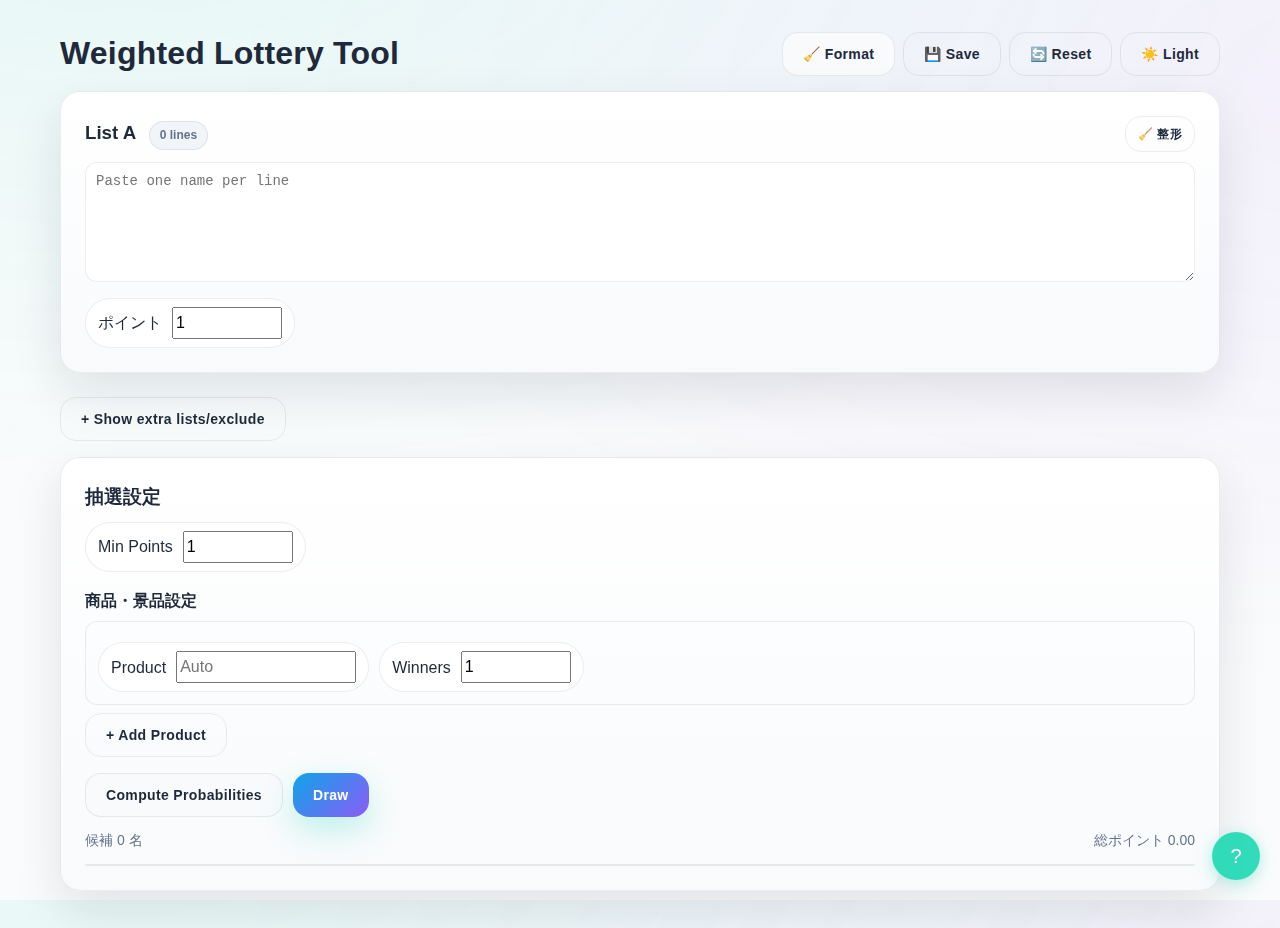
<file: index_old.html>
<!doctype html>
<html lang="ja" data-theme="light">
<head>
  <meta charset="utf-8" />
  <meta name="viewport" content="width=device-width, initial-scale=1" />
  <title>ポイント制 抽選ツール</title>
  <style>
    :root{--bg:#0f0f23;--panel:#1a1a2e;--panel-soft:#25253f;--panel-exclude:#2d1b1b;--text:#f0f4f8;--muted:#a0a9b8;--accent:#00d4aa;--accent2:#7c3aed;--border:rgba(255,255,255,.15);--ink:#ffffff;--shadow:0 20px 50px rgba(0,0,0,.4);--input-bg:#16213e;--table-head:#1e2749;--badge:#1e2749;--result-bg:linear-gradient(135deg,#667eea,#764ba2);--success:#10b981;--warning:#f59e0b;--danger:#ef4444}
    html[data-theme="light"]{--bg:#fafbfc;--panel:#ffffff;--panel-soft:#f8fafc;--panel-exclude:#fef2f2;--text:#1e293b;--muted:#64748b;--accent:#0ea5e9;--accent2:#8b5cf6;--border:rgba(15,23,42,.08);--ink:#ffffff;--shadow:0 20px 50px rgba(15,23,42,.1);--input-bg:#ffffff;--table-head:#f1f5f9;--badge:#f1f5f9;--result-bg:linear-gradient(135deg,#667eea,#764ba2);--success:#059669;--warning:#d97706;--danger:#dc2626}
    *{box-sizing:border-box}
    html,body{height:100%}
    body{font-family:-apple-system,BlinkMacSystemFont,'Segoe UI',Roboto,'Inter',sans-serif;background:radial-gradient(1200px 600px at 10% -10%, rgba(0,212,170,.08), transparent),radial-gradient(1200px 600px at 110% 10%, rgba(124,58,237,.06), transparent),var(--bg);color:var(--text);margin:0;line-height:1.6;font-weight:400}
    .wrap{max-width:1200px;margin:28px auto;padding:0 20px}
    @media (max-width:480px){.wrap{margin:16px auto;padding:0 12px}}
    header.appbar{display:flex;justify-content:space-between;align-items:center;margin-bottom:12px}
    header .title{font-size:clamp(22px,4vw,32px);font-weight:800;letter-spacing:.2px}
    .toolbar{display:flex;gap:8px;flex-wrap:wrap}
    .mobile-actions{position:relative;display:none}
    .more-btn{display:none}
    .btn{position:relative;cursor:pointer;border:none;border-radius:16px;padding:12px 20px;font-weight:600;transition:all 0.2s cubic-bezier(0.4,0,0.2,1);font-size:14px;letter-spacing:0.025em;min-height:44px;display:flex;align-items:center;justify-content:center}
    @media (max-width:480px){.btn{padding:14px 18px;font-size:16px;min-height:48px}}
    .btn.primary{color:white;background:linear-gradient(135deg,var(--accent),var(--accent2));box-shadow:0 12px 32px rgba(0,212,170,.25);transform:translateY(0)}
    .btn.secondary{color:var(--text);background:var(--panel-soft);border:1px solid var(--border)}
    .btn.ghost{color:var(--text);background:transparent;border:1px solid var(--border)}
    .btn:hover{transform:translateY(-2px);box-shadow:0 16px 40px rgba(0,212,170,.35)}
    .btn:active{transform:translateY(0);box-shadow:0 8px 24px rgba(0,212,170,.25)}
    .btn.sm{padding:8px 12px;min-height:36px;font-size:12px}
  .btn.saving{animation:flash 0.5s ease-in-out}
  @keyframes flash{0%,100%{filter:none}50%{filter:brightness(1.8)}}

    /* モバイルメニュー */
    .menu-dropdown{position:absolute;right:0;top:calc(100% + 8px);background:var(--panel);border:1px solid var(--border);border-radius:12px;box-shadow:var(--shadow);padding:8px;min-width:160px;display:flex;flex-direction:column;gap:6px;z-index:1200}
    .menu-dropdown[hidden]{display:none !important}
    .menu-item{appearance:none;border:none;background:transparent;color:var(--text);text-align:left;padding:10px 12px;border-radius:10px;cursor:pointer;font-size:14px}
    .menu-item:hover{background:var(--panel-soft)}
    .menu-divider{height:1px;background:var(--border);margin:4px 0}
    .card{background:linear-gradient(180deg,var(--panel),var(--panel-soft));padding:24px;border-radius:20px;margin-bottom:24px;border:1px solid var(--border);box-shadow:var(--shadow);backdrop-filter:blur(12px);transition:box-shadow 0.2s ease,border-color 0.2s ease}
    .card:hover{box-shadow:0 20px 50px rgba(0,0,0,.3);border-color:rgba(255,255,255,.3)}
    .card h3{margin:0 0 10px}
    .card.exclude{background:linear-gradient(180deg,var(--panel-exclude),#ffb3b3);border-color:#ff8b8b66}
    .card.exclude h3{display:flex;align-items:center;gap:8px}
  .chip{display:inline-block;font-size:11px;padding:3px 10px;border-radius:999px;border:1px solid #ffd8d8;color:#4b1014;background:#ffd8d8;mix-blend-mode:screen;font-weight:600}
  /* ライトテーマではブレンドを無効化してコントラストを確保 */
  html[data-theme="light"] .chip{background:#ffe1e1;border:1px solid #ffc4c4;color:#7a0e14;mix-blend-mode:normal}
    textarea{width:100%;height:120px;resize:vertical;background:var(--input-bg);color:var(--text);border:1px solid var(--border);border-radius:12px;padding:10px;font-family:ui-monospace,Consolas,monospace;font-size:14px}
    @media (max-width:480px){
      .toolbar{display:none}
      .mobile-actions{display:block}
      .more-btn{display:inline-flex}
      textarea{height:100px;font-size:16px;padding:12px}
    }
    .form-row{display:flex;flex-wrap:wrap;gap:10px;margin-top:8px}
    @media (max-width:480px){
      .form-row{flex-direction:column;gap:12px}
      .form-row .pill{width:100%;justify-content:space-between}
    }
    .pill{display:inline-flex;gap:10px;align-items:center;background:rgba(255,255,255,.06);border:1px solid var(--border);padding:8px 12px;border-radius:999px;min-height:44px}
    @media (max-width:480px){.pill{padding:12px 16px;min-height:48px}}
    html[data-theme="light"] .pill{background:#fff}
    /* 2カラムグリッド（B/Cリスト用） */
    .grid-2{display:grid;grid-template-columns:repeat(2,1fr);gap:16px}
    @media (max-width:768px){.grid-2{grid-template-columns:1fr;gap:12px}}
    input[type=number]{width:110px;min-height:32px;font-size:16px}
    @media (max-width:480px){
      input[type=number]{width:80px;font-size:18px;min-height:36px}
      input[type=text]{font-size:16px;min-height:36px}
    }
    .statsbar{display:flex;justify-content:space-between;gap:12px;flex-wrap:wrap;margin-top:12px;color:var(--muted);font-size:14px}
    @media (max-width:480px){
      .statsbar{flex-direction:column;gap:8px;font-size:13px}
    }
    .table-scroll{max-height:460px;overflow:auto;border:1px solid var(--border);border-radius:12px;background:var(--panel-soft);margin-top:12px;-webkit-overflow-scrolling:touch}
    @media (max-width:480px){
      .table-scroll{max-height:300px;font-size:14px}
      th,td{padding:8px 10px;font-size:13px}
    }
    table{width:100%;border-collapse:collapse}
    th,td{padding:12px 14px;border-bottom:1px solid rgba(2,6,23,.08);font-size:14px;word-break:break-word}
    th{color:inherit;text-align:left;position:sticky;top:0;background:var(--table-head);z-index:1}
    td.mono,th.mono{font-family:ui-monospace,Consolas,monospace}
    .results{position:fixed;top:0;left:0;right:0;bottom:0;margin:auto;background:var(--result-bg);border:1px solid var(--border);border-radius:24px;padding:32px;box-shadow:0 25px 75px rgba(0,0,0,.5);backdrop-filter:blur(20px);max-width:600px;width:90vw;height:fit-content;max-height:80vh;z-index:1000;opacity:0;visibility:hidden;transition:opacity 0.3s ease,visibility 0.3s ease}
    .results.show{opacity:1;visibility:visible}
    .results-overlay{position:fixed;top:0;left:0;width:100vw;height:100vh;background:rgba(0,0,0,.6);z-index:999;opacity:0;visibility:hidden;transition:all 0.3s ease}
    .results-overlay.show{opacity:1;visibility:visible}
    .results-header{display:flex;justify-content:center;align-items:center;margin-bottom:24px}
    .close-btn{position:absolute;top:16px;right:16px;width:32px;height:32px;border:none;background:rgba(255,255,255,.1);color:white;border-radius:50%;cursor:pointer;display:flex;align-items:center;justify-content:center;font-size:18px;transition:all 0.2s ease}
    .close-btn:hover{background:rgba(255,255,255,.2);transform:scale(1.1)}
  .copy-actions{position:fixed;top:0;left:0;display:flex;gap:16px;opacity:0;visibility:hidden;transition:opacity 0.3s ease,visibility 0.3s ease;flex-direction:row;align-items:center;justify-content:center;z-index:1100;padding:0 12px}
  /* モバイル: 画面下固定（既存クラス bottom 付与時） */
  .copy-actions.bottom{left:0 !important;right:0;width:100vw !important;justify-content:center;padding:12px 16px;box-sizing:border-box}
    .copy-actions.show{opacity:1;visibility:visible}

    .copy-btn{position:relative;height:48px;min-width:48px;border:none;background:rgba(0,212,170,.9);color:white;border-radius:16px;cursor:pointer;display:flex;align-items:center;justify-content:center;font-size:12px;transition:all 0.3s cubic-bezier(0.4,0,0.2,1);border:1px solid rgba(255,255,255,.2);overflow:hidden;white-space:nowrap;box-shadow:0 4px 16px rgba(0,212,170,.3);backdrop-filter:blur(10px)}
    .copy-btn.secondary{background:rgba(255,255,255,.08);box-shadow:0 4px 12px rgba(0,0,0,.2)}
    .copy-actions.below .copy-btn{min-width:160px}
    .copy-btn .btn-text{max-width:0;opacity:0;margin-left:0;transition:all 0.3s cubic-bezier(0.4,0,0.2,1);font-size:11px;font-weight:500}
    .copy-actions.show .copy-btn{background:rgba(0,212,170,.9);min-width:140px}
    .copy-actions.show .copy-btn .btn-text{max-width:90px;opacity:1;margin-left:8px}
    .copy-btn:hover{background:rgba(0,212,170,1);transform:scale(1.05);box-shadow:0 6px 20px rgba(0,212,170,.4)}

    /* モバイル時はコピーボタンをボトム固定に配置 */
    @media (max-width:600px){
      .copy-actions.bottom{position:fixed;left:0;right:0;top:auto;bottom:calc(env(safe-area-inset-bottom, 0px) + 12px);flex-direction:row;align-items:center;justify-content:center;padding-left:calc(env(safe-area-inset-left, 0px) + 12px);padding-right:calc(env(safe-area-inset-right, 0px) + 12px);gap:10px}
      .copy-actions.bottom{padding-top:8px;padding-bottom:8px;backdrop-filter:blur(10px);-webkit-backdrop-filter:blur(10px);border-radius:16px}
      html[data-theme="light"] .copy-actions.bottom{background:rgba(255,255,255,.8);border:1px solid var(--border);box-shadow:0 8px 24px rgba(15,23,42,.12)}
      html[data-theme="dark"] .copy-actions.bottom{background:rgba(0,0,0,.35);border:1px solid rgba(255,255,255,.15);box-shadow:0 8px 24px rgba(0,0,0,.35)}
      .copy-actions.bottom .copy-btn{flex:1;min-width:0;height:52px}
      .copy-actions.bottom .btn-text{max-width:120px;opacity:1;margin-left:8px}
    }

    /* デスクトップ時にモーダル直下配置用の横並びスタイル */
    @media (min-width:601px){
      .copy-actions.below{flex-direction:row;align-items:center;justify-content:center}
    }
    
    
    /* ヒント表示システム */
    .help-toggle{position:fixed;bottom:20px;right:20px;width:48px;height:48px;border-radius:50%;background:rgba(0,212,170,.8);color:white;border:none;font-size:20px;cursor:pointer;z-index:1100;box-shadow:0 4px 16px rgba(0,212,170,.3);transition:all 0.3s ease;backdrop-filter:blur(10px)}
    .help-toggle:hover{transform:scale(1.1);box-shadow:0 6px 20px rgba(0,212,170,.4)}
    .help-overlay{position:fixed;top:0;left:0;width:100vw;height:100vh;background:rgba(0,0,0,.7);z-index:1200;opacity:0;visibility:hidden;transition:all 0.3s ease}
    .help-overlay.show{opacity:1;visibility:visible}
    .help-content{position:fixed;top:50%;left:50%;transform:translate(-50%,-50%);background:var(--panel);border:1px solid var(--border);border-radius:16px;padding:24px;max-width:400px;width:90vw;z-index:1201;box-shadow:var(--shadow)}
    .help-title{font-size:18px;font-weight:700;margin-bottom:16px;color:var(--accent)}
    .help-step{margin-bottom:12px;font-size:14px;line-height:1.5}
    .help-step strong{color:var(--accent);font-weight:600}
    .help-close{position:absolute;top:12px;right:12px;width:32px;height:32px;border:none;background:transparent;color:var(--muted);border-radius:50%;cursor:pointer;font-size:16px;transition:all 0.2s ease}
    .help-close:hover{background:var(--border);color:var(--text)}
    @media (max-width:480px){
      .help-toggle{bottom:16px;right:16px;width:52px;height:52px;font-size:22px}
      .help-content{padding:20px;border-radius:12px}
    }
    .results-title{font-weight:700;letter-spacing:0.025em;font-size:24px;margin-bottom:8px;color:white}
    /* タイトルのグリント/チェック演出は不使用 */

    /* 以前のアウトラインスイープは無効化（不要） */
    .result-badges{display:flex;flex-wrap:wrap;gap:12px;margin-top:10px}
    .badge{background:rgba(255,255,255,.15);border:1px solid rgba(255,255,255,.2);padding:12px 20px;border-radius:999px;backdrop-filter:blur(10px);color:white;font-weight:600;font-size:16px;transition:transform 0.2s ease;position:relative;will-change:transform}
    .badge:hover{transform:scale(1.02);z-index:2}
  /* 複数行で当選者が折り返された際の重なり防止 */
  .badge{display:inline-flex;align-items:center;line-height:1;}
  /* 商品ごとのラッパー(div)内でもバッジを折り返しレイアウト */
  .result-badges > div{display:flex;flex-wrap:wrap;gap:12px;align-items:flex-start;}
  .result-badges > div > h4{flex-basis:100%;margin:0 0 8px !important;}
    
    /* Products */
    .product-item{margin-bottom:8px;padding:12px;background:rgba(255,255,255,.02);border-radius:12px;border:1px solid var(--border)}
    .product-name{width:180px;min-height:32px;font-size:16px}
    @media (max-width:480px){
      .product-name{width:100%;font-size:16px;min-height:36px}
    }
    .product-winners{width:80px}
    .remove-product{font-size:12px;padding:6px 12px}

    /* Formatter Modal */
    .format-overlay{position:fixed;top:0;left:0;width:100vw;height:100vh;background:rgba(0,0,0,.7);z-index:1250;opacity:0;visibility:hidden;transition:all 0.3s ease}
    .format-overlay.show{opacity:1;visibility:visible}
    .format-content{position:fixed;top:50%;left:50%;transform:translate(-50%,-50%);background:var(--panel);border:1px solid var(--border);border-radius:16px;padding:20px;max-width:520px;width:92vw;z-index:1251;box-shadow:var(--shadow)}
    .format-title{font-size:18px;font-weight:700;margin-bottom:12px;color:var(--accent)}
    .format-row{display:flex;gap:8px;flex-wrap:wrap;margin:8px 0}
    .format-close{position:absolute;top:10px;right:10px;width:32px;height:32px;border:none;background:transparent;color:var(--muted);border-radius:50%;cursor:pointer;font-size:16px}
    .format-close:hover{background:var(--border);color:var(--text)}
    .format-input{width:100%;height:120px}
    .format-output{width:100%;height:120px}
    .format-label{font-size:13px;font-weight:600;color:var(--muted);margin:8px 0 4px}
    .format-count{display:inline-flex;align-items:center;gap:6px;font-size:14px;font-weight:700;color:var(--accent);background:var(--badge);border:1px solid var(--border);padding:6px 12px;border-radius:999px}

    /* List line counters */
    .count-badge{display:inline-flex;align-items:center;gap:4px;margin-left:8px;padding:4px 10px;border-radius:999px;border:1px solid var(--border);background:var(--badge);color:var(--muted);font-size:12px;font-weight:600}
    
    @media (min-width:900px){.grid-2{display:grid;grid-template-columns:1fr 1fr;gap:24px}}
    @media (max-width:768px){
      .results{padding:24px;max-width:95vw;max-height:85vh}
      .badge{font-size:14px;padding:10px 16px}
      .grid-2{display:block}
    }
    @media (max-width:480px){
      .results{padding:20px;max-width:98vw;max-height:90vh;border-radius:16px}
      .results-title{font-size:20px}
      .badge{font-size:16px;padding:12px 18px;min-height:44px;display:flex;align-items:center;justify-content:center}
      .close-btn{width:44px;height:44px;font-size:20px;top:12px;right:12px}
      .copy-btn{min-height:44px;font-size:13px}
      .toolbar{justify-content:center;gap:12px}
      .wrap{position:relative}
    }
    
    @keyframes bounce{0%,20%,50%,80%,100%{transform:translateY(0)}40%{transform:translateY(-20px)}60%{transform:translateY(-10px)}}
    @keyframes fadeInUp{0%{opacity:0;transform:translateY(12px)}100%{opacity:1;transform:translateY(0)}}
    @keyframes slideInFromLeft{0%{opacity:0;transform:translateX(-50px)}100%{opacity:1;transform:translateX(0)}}
    
    /* Winner Badge Animations */
    .badge{animation:fadeInUp 0.6s ease-out forwards;opacity:0}
    .badge:nth-child(1){animation-delay:0.1s}
    .badge:nth-child(2){animation-delay:0.3s}
    .badge:nth-child(3){animation-delay:0.5s}
    .badge:nth-child(4){animation-delay:0.7s}
    .badge:nth-child(5){animation-delay:0.9s}
    
    /* Enhanced Confetti Effect */
    .confetti{position:absolute;animation:confetti-fall linear infinite;pointer-events:none}
    .confetti.rect{width:12px;height:8px}
    .confetti.circle{width:10px;height:10px;border-radius:50%}
    .confetti.triangle{width:0;height:0;border-left:6px solid transparent;border-right:6px solid transparent;border-bottom:10px solid}
    .confetti.star{width:0;height:0;position:relative;display:inline-block}
    .confetti.star:before,.confetti.star:after{content:'';position:absolute;left:-6px;width:0;height:0;border-left:6px solid transparent;border-right:6px solid transparent;border-bottom:4px solid;transform:rotate(35deg)}
    .confetti.star:after{transform:rotate(-35deg)}
    @keyframes confetti-fall{0%{transform:translateY(-150px) rotateZ(0deg) rotateX(0deg) rotateY(0deg);opacity:1}100%{transform:translateY(calc(100vh + 100px)) rotateZ(720deg) rotateX(360deg) rotateY(180deg);opacity:0}}
    @keyframes confetti-shake{0%,100%{transform:translateX(0px)}25%{transform:translateX(5px)}75%{transform:translateX(-5px)}}
    
    /* Cracker Effect */
    @keyframes cracker-burst{0%{transform:scale(0) rotate(0deg);opacity:1}30%{transform:scale(1.2) rotate(180deg);opacity:0.8}100%{transform:scale(2) rotate(360deg);opacity:0}}
    
    /* Drawing Animation */
    .drawing{animation:bounce 0.5s ease-in-out infinite}
    
    /* Success Pulse */
    .success-pulse{animation:success-pulse 0.8s ease-out}
    @keyframes success-pulse{0%{transform:scale(1)}50%{transform:scale(1.05)}100%{transform:scale(1)}}

    /* CSS-only Celebrate (glow + radial flash) */
    .results.celebrate{animation:glow-pulse 0.9s ease-out}
    .results.celebrate::after{content:"";position:absolute;inset:-20%;border-radius:inherit;pointer-events:none;
      background:radial-gradient( circle at 50% 50%, rgba(255,255,255,.35) 0%, rgba(255,255,255,.18) 35%, rgba(255,255,255,0) 60% );
      filter:blur(1px);opacity:0;transform:scale(0.6);animation:flash-burst 700ms ease-out forwards}
    @keyframes glow-pulse{0%{box-shadow:0 25px 75px rgba(0,0,0,.5),0 0 0 rgba(255,255,255,0)}50%{box-shadow:0 30px 85px rgba(0,0,0,.55),0 0 40px rgba(255,255,255,.25)}100%{box-shadow:0 25px 75px rgba(0,0,0,.5),0 0 0 rgba(255,255,255,0)}}
    @keyframes flash-burst{0%{opacity:0;transform:scale(0.6)}30%{opacity:.55;transform:scale(1)}100%{opacity:0;transform:scale(1.4)}}

    /* 動きの少ない設定を尊重 */
    @media (prefers-reduced-motion: reduce){
      *{animation:none !important;transition:none !important}
    }
  </style>
</head>
<body>
  <div class="wrap">
    <header class="appbar">
      <div class="title">ポイント制 抽選ツール</div>
      <div class="toolbar">
        <button id="btnFormat" class="btn secondary" title="リスト整形ツール">🧹 整形</button>
        <button id="btnSave" class="btn ghost" title="現在の設定を保存">💾 保存</button>
        <button id="btnReset" class="btn ghost" title="すべてを初期状態に戻す">🔄 リセット</button>
        <button id="btnTheme" class="btn ghost" aria-label="テーマ切り替え">🌙 ダーク</button>
      </div>
      <div class="mobile-actions">
        <button id="btnMenu" class="btn secondary more-btn" aria-haspopup="true" aria-expanded="false" aria-label="メニュー">☰</button>
        <div id="menuDropdown" class="menu-dropdown" hidden>
          <button class="menu-item" data-action="format">🧹 整形ツール</button>
          <div class="menu-divider"></div>
          <button class="menu-item" data-action="save">💾 保存</button>
          <button class="menu-item" data-action="reset">🔄 リセット</button>
          <button class="menu-item" data-action="theme" id="menuTheme">🌓 テーマ切替</button>
        </div>
      </div>
    </header>

    <div class="card" id="cardA">
      <h3 style="display:flex;align-items:center;justify-content:space-between;gap:8px;">
        <span>リスト A <span id="countA" class="count-badge">0 行</span></span>
        <button id="btnFormatInline" class="btn ghost sm" title="ごちゃ混ぜを整形して@行だけ抽出">🧹 整形</button>
      </h3>
      <textarea id="listA" placeholder="1行に1名を貼り付け"></textarea>
      <div class="form-row"><span class="pill">ポイント <input id="pointsA" type="number" value="1" step="0.1" min="0"></span></div>
    </div>

    <div class="form-row" style="margin:8px 0 16px;">
      <button id="toggleAdvanced" class="btn ghost">＋ 追加のリスト/除外を表示</button>
    </div>

    <div id="advancedSection" hidden>
      <div class="grid-2">
        <div class="card" id="cardB">
          <h3 style="display:flex;align-items:center;justify-content:space-between;gap:8px;">
            <span>リスト B <span id="countB" class="count-badge">0 行</span></span>
            <button id="btnFormatInlineB" class="btn ghost sm" title="リストBを@始まりだけに整形">🧹 整形</button>
          </h3>
          <textarea id="listB" placeholder="1行に1名を貼り付け"></textarea>
          <div class="form-row"><span class="pill">ポイント <input id="pointsB" type="number" value="1" step="0.1" min="0"></span></div>
        </div>
        <div class="card" id="cardC">
          <h3 style="display:flex;align-items:center;justify-content:space-between;gap:8px;">
            <span>リスト C <span id="countC" class="count-badge">0 行</span></span>
            <button id="btnFormatInlineC" class="btn ghost sm" title="リストCを@始まりだけに整形">🧹 整形</button>
          </h3>
          <textarea id="listC" placeholder="1行に1名を貼り付け"></textarea>
          <div class="form-row"><span class="pill">ポイント <input id="pointsC" type="number" value="1" step="0.1" min="0"></span></div>
        </div>
      </div>
      <div class="card exclude" id="cardExclude">
        <h3 style="display:flex;align-items:center;justify-content:space-between;gap:8px;">
          <span>除外リスト <span class="chip">EXCLUDE</span> <span id="countExclude" class="count-badge">0 行</span></span>
        </h3>
        <textarea id="exclude" placeholder="対象外の名前（1行に1名）"></textarea>
      </div>
    </div>

    <div class="card">
      <h3>抽選設定</h3>
      <div class="form-row">
        <span class="pill">最小ポイント <input id="minPoints" type="number" value="1" step="0.1" min="0"></span>
      </div>
      
      <div style="margin-top:16px;">
        <h4 style="margin:0 0 8px 0;">商品・景品設定</h4>
        <div id="productsContainer">
          <div class="product-item" data-index="0">
            <div class="form-row">
              <span class="pill">商品名 <input type="text" class="product-name" value="" placeholder="空欄で自動設定"></span>
              <span class="pill">当選人数 <input type="number" class="product-winners" value="1" min="1"></span>
              <button type="button" class="btn ghost remove-product" style="display:none;">削除</button>
            </div>
          </div>
        </div>
        <div class="form-row" style="margin-top:8px;">
          <button id="btnAddProduct" class="btn ghost">+ 商品を追加</button>
        </div>
      </div>
      
      <div class="form-row" style="margin-top:16px">
        <button id="btnPreview" class="btn secondary">確率を計算</button>
        <button id="btnDraw" class="btn primary">抽選する</button>
      </div>
      <div class="statsbar">
        <div id="statsLeft">候補 0 名</div>
        <div id="statsRight">総ポイント 0.00</div>
      </div>
      <div class="table-scroll" id="tableWrap"></div>

  </div>

  <!-- Results Modal -->
  <div class="results-overlay" id="resultsOverlay"></div>
  <div class="results" id="resultsPanel" role="dialog" aria-modal="true" aria-labelledby="resultsTitle">
    <button class="close-btn" id="closeResults" aria-label="閉じる">×</button>
    <div class="results-header">
      <div class="results-title" id="resultsTitle">🎉 当選 0 名 🎉</div>
    </div>
    <div class="result-badges" id="winnersBadges"></div>
    </div>
  </div>

  <!-- Copy Actions (outside modal) -->
  <div class="copy-actions">
    <button id="btnCopyNames" class="copy-btn primary">
      📋
      <span class="btn-text">名前をコピー</span>
    </button>
    <button id="btnCopyCSV" class="copy-btn secondary">
      📊
      <span class="btn-text">CSVをコピー</span>
    </button>
  </div>

<script>
(function(){
  // i18n setup
  function detectLang(){
    try{
      const list = navigator.languages && navigator.languages.length ? navigator.languages : [navigator.language || ''];
      return list.some(l => String(l||'').toLowerCase().startsWith('ja')) ? 'ja' : 'en';
    }catch(e){ return 'ja'; }
  }
  const lang = detectLang();
  const i18n = {
    ja: {
      app_title: 'ポイント制 抽選ツール',
      btn_format: '🧹 整形', btn_save: '💾 保存', btn_reset: '🔄 リセット',
      theme_light: '☀️ ライト', theme_dark: '🌙 ダーク',
      menu_format: '🧹 整形ツール', menu_save: '💾 保存', menu_reset: '🔄 リセット',
      menu_theme_to_dark: '🌙 ダークに切替', menu_theme_to_light: '☀️ ライトに切替',
      list_a: 'リスト A', list_b: 'リスト B', list_c: 'リスト C', exclude_list: '除外リスト',
      placeholder_list: '1行に1名を貼り付け', placeholder_exclude: '対象外の名前（1行に1名）',
      points_label: 'ポイント', min_points: '最小ポイント',
      add_product: '+ 商品を追加', product_name: '商品名', winners: '当選人数', remove: '削除',
      calc_prob: '確率を計算', draw: '抽選する',
      stats_candidates: '候補', stats_totalpoints: '総ポイント',
      table_name: '名前', table_points: 'ポイント', table_prob: '当選確率(%)',
      copy_names: '名前をコピー', copy_csv: 'CSVをコピー',
      adv_show: '＋ 追加のリスト/除外を表示', adv_hide: '− 追加のリスト/除外を隠す',
      results_title_zero: '🎉 当選 0 名', lines_unit: ' 行'
    },
    en: {
      app_title: 'Weighted Lottery Tool',
      btn_format: '🧹 Format', btn_save: '💾 Save', btn_reset: '🔄 Reset',
      theme_light: '☀️ Light', theme_dark: '🌙 Dark',
      menu_format: '🧹 Formatter', menu_save: '💾 Save', menu_reset: '🔄 Reset',
      menu_theme_to_dark: '🌙 Switch to Dark', menu_theme_to_light: '☀️ Switch to Light',
      list_a: 'List A', list_b: 'List B', list_c: 'List C', exclude_list: 'Exclude List',
      placeholder_list: 'Paste one name per line', placeholder_exclude: 'Names to exclude (one per line)',
      points_label: 'Points', min_points: 'Min Points',
      add_product: '+ Add Product', product_name: 'Product', winners: 'Winners', remove: 'Remove',
      calc_prob: 'Compute Probabilities', draw: 'Draw',
      stats_candidates: 'Candidates', stats_totalpoints: 'Total Points',
      table_name: 'Name', table_points: 'Points', table_prob: 'Win Prob. (%)',
      copy_names: 'Copy Names', copy_csv: 'Copy CSV',
      adv_show: '+ Show extra lists/exclude', adv_hide: '− Hide extra lists/exclude',
      results_title_zero: '🎉 Winners 0', lines_unit: ' lines'
    }
  };
  function t(key){ return (i18n[lang] && i18n[lang][key]) || (i18n.ja && i18n.ja[key]) || key; }
  function applyI18n(){
    if(lang === 'ja') return; // default already JA
    try{ document.title = t('app_title'); }catch(e){}
    const titleEl = document.querySelector('.title'); if(titleEl) titleEl.textContent = t('app_title');
    const btnFormatEl = document.getElementById('btnFormat'); if(btnFormatEl) btnFormatEl.textContent = t('btn_format');
    const btnSaveEl = document.getElementById('btnSave'); if(btnSaveEl) btnSaveEl.textContent = t('btn_save');
    const btnResetEl = document.getElementById('btnReset'); if(btnResetEl) btnResetEl.textContent = t('btn_reset');
    const btnMenuEl = document.getElementById('menuDropdown'); if(btnMenuEl){
      const items = btnMenuEl.querySelectorAll('.menu-item');
      items.forEach(it => {
        const action = it.getAttribute('data-action');
        if(action==='format') it.textContent = t('menu_format');
        if(action==='save') it.textContent = t('menu_save');
        if(action==='reset') it.textContent = t('menu_reset');
        if(action==='theme') it.textContent = t('menu_theme_to_dark');
      });
    }
    const toggleAdvancedBtn = document.getElementById('toggleAdvanced');
    if(toggleAdvancedBtn){ toggleAdvancedBtn.textContent = t('adv_show'); }
    const btnAddProductEl = document.getElementById('btnAddProduct'); if(btnAddProductEl) btnAddProductEl.textContent = t('add_product');
    const btnPrev = document.getElementById('btnPreview'); if(btnPrev) btnPrev.textContent = t('calc_prob');
    const btnDraw = document.getElementById('btnDraw'); if(btnDraw) btnDraw.textContent = t('draw');
    const btnCopyNamesEl = document.getElementById('btnCopyNames'); if(btnCopyNamesEl) btnCopyNamesEl.querySelector('.btn-text').textContent = t('copy_names');
    const btnCopyCSVEl = document.getElementById('btnCopyCSV'); if(btnCopyCSVEl) btnCopyCSVEl.querySelector('.btn-text').textContent = t('copy_csv');
    const listAEl = document.getElementById('listA'); if(listAEl) listAEl.placeholder = t('placeholder_list');
    const listBEl = document.getElementById('listB'); if(listBEl) listBEl.placeholder = t('placeholder_list');
    const listCEl = document.getElementById('listC'); if(listCEl) listCEl.placeholder = t('placeholder_list');
    const exEl = document.getElementById('exclude'); if(exEl) exEl.placeholder = t('placeholder_exclude');
    const resultsTitle = document.getElementById('resultsTitle'); if(resultsTitle) resultsTitle.textContent = t('results_title_zero');
    // List headings
    const hA = document.querySelector('#cardA h3 span'); if(hA && hA.firstChild) hA.firstChild.nodeValue = t('list_a') + ' ';
    const hB = document.querySelector('#cardB h3 span'); if(hB && hB.firstChild) hB.firstChild.nodeValue = t('list_b') + ' ';
    const hC = document.querySelector('#cardC h3 span'); if(hC && hC.firstChild) hC.firstChild.nodeValue = t('list_c') + ' ';
    const hE = document.querySelector('#cardExclude h3 span'); if(hE && hE.firstChild) hE.firstChild.nodeValue = t('exclude_list') + ' ';
    // Min points label
    const mp = document.getElementById('minPoints'); if(mp && mp.parentElement && mp.parentElement.classList.contains('pill')){ mp.parentElement.childNodes[0].nodeValue = t('min_points') + ' '; }
    // Product labels (existing ones)
    document.querySelectorAll('.product-item .form-row').forEach(row => {
      const pills = row.querySelectorAll('.pill');
      if(pills[0]) pills[0].childNodes[0].nodeValue = t('product_name') + ' ';
      if(pills[1]) pills[1].childNodes[0].nodeValue = t('winners') + ' ';
      const rem = row.querySelector('.remove-product'); if(rem) rem.textContent = t('remove');
      const name = row.querySelector('.product-name'); if(name && name.placeholder) name.placeholder = 'Auto';
    });
  }
  const $ = id => document.getElementById(id);
  const listA = $("listA"), listB = $("listB"), listC = $("listC");
  const pointsA = $("pointsA"), pointsB = $("pointsB"), pointsC = $("pointsC");
  const exclude = $("exclude");
  const minPoints = $("minPoints");
  const productsContainer = $("productsContainer"), btnAddProduct = $("btnAddProduct");
  const statsLeft = $("statsLeft"), statsRight = $("statsRight"), tableWrap = $("tableWrap");
  const resultsPanel = $("resultsPanel"), resultsOverlay = $("resultsOverlay"), winnersBadges = $("winnersBadges"), resultsTitle = $("resultsTitle");
  const btnCopyNames = $("btnCopyNames"), btnCopyCSV = $("btnCopyCSV");
  const btnTheme = $("btnTheme"), closeResults = $("closeResults"), btnSave = $("btnSave"), btnReset = $("btnReset");
  const copyHint = $("copyHint");

  let pool = new Map();
  let lastWinners = [];
  let confettiContainer = null;
  let confettiInterval = null;
  let productIndex = 1;
  let resultsResizeObserver = null;
  const CONFETTI_ENABLED = false; // 紙吹雪の演出を一時的に無効化

  function parseList(txt){
    if(!txt) return [];
    return txt.split(/\r?\n|\r/).map(s=>s.trim()).filter(Boolean);
  }

  function normalize(s){
    try { return s.trim().normalize('NFKC').toLowerCase(); }
    catch (e) { return s.trim().toLowerCase(); }
  }

  function buildPool(){
    pool.clear();
    const excludes = new Set(parseList(exclude.value).map(normalize));
    const lists = [
      { rows: parseList(listA.value), p: parseFloat(pointsA.value)||0 },
      { rows: parseList(listB.value), p: parseFloat(pointsB.value)||0 },
      { rows: parseList(listC.value), p: parseFloat(pointsC.value)||0 }
    ];
    for(const {rows,p} of lists){
      const seen = new Set();
      for(const raw of rows){
        const key = normalize(raw);
        if(!key || excludes.has(key)) continue;
        if(seen.has(key)) continue;
        seen.add(key);
        const cur = pool.get(key) || { name: raw.trim(), points: 0 };
        cur.points += p;
        if(raw.trim().length > cur.name.length) cur.name = raw.trim();
        pool.set(key, cur);
      }
    }
    const min = parseFloat(minPoints.value)||0;
    if(min > 0){
      for(const [k,v] of pool){ if(v.points < min) pool.delete(k); }
    }
  }

  function totals(){
    let total = 0; pool.forEach(v=> total += v.points); return total;
  }

  function renderTable(){
    const totalPts = totals();
    const rows = [...pool.values()].sort((a,b)=> b.points - a.points);
    statsLeft.textContent = `${t('stats_candidates')} ${rows.length}` + (lang==='ja' ? ' 名' : '');
    statsRight.textContent = `${t('stats_totalpoints')} ${totalPts.toFixed(2)}`;
    if(rows.length === 0){ tableWrap.innerHTML = ''; return; }
    const html = `
      <table>
        <thead><tr><th>${t('table_name')}</th><th class="mono">${t('table_points')}</th><th class="mono">${t('table_prob')}</th></tr></thead>
        <tbody>
          ${rows.map(r=>`<tr><td>${escapeHtml(r.name)}</td><td class="mono">${r.points.toFixed(2)}</td><td class="mono">${totalPts? (r.points/totalPts*100).toFixed(2):'0.00'}</td></tr>`).join('')}
        </tbody>
      </table>`;
    tableWrap.innerHTML = html;
  }

  function escapeHtml(s){
    return String(s).replace(/[&<>"']/g, m => ({'&':'&amp;','<':'&lt;','>':'&gt;','"':'&quot;','\'':'&#39;'}[m]));
  }


  function getRandom(){
    // 新しいブラウザ: crypto.getRandomValues使用
    if(window.crypto && window.crypto.getRandomValues){
      try {
        const arr = new Uint32Array(2); 
        window.crypto.getRandomValues(arr);
        const a = arr[0]>>>5, b = arr[1]>>>6; 
        return (a*67108864 + b) / 9007199254740992;
      } catch(e) {
        console.warn('暗号化乱数生成失敗:', e);
      }
    }
    // フォールバック: Math.random()
    return Math.random();
  }

  function weightedPick(arr){
    const total = arr.reduce((s,e)=> s + e.points, 0);
    if(total <= 0) return null;
    let r = getRandom() * total;
    for(const e of arr){ if((r -= e.points) <= 0) return e; }
    return arr[arr.length-1] || null;
  }

  function preview(){
    buildPool();
    renderTable();
  }

  function getProducts(){
    const products = [];
    document.querySelectorAll('.product-item').forEach((item, index) => {
      const rawName = item.querySelector('.product-name').value;
      // 特殊文字、制御文字を除去して正規化
      const name = rawName
        .replace(/[\u0000-\u001F\u007F-\u009F\u2000-\u200F\u2028-\u202F\u205F-\u206F\uFEFF]/g, '')
        .trim()
        .slice(0, 50); // 最大50文字まで
      const winners = Math.max(1, Math.min(1000, parseInt(item.querySelector('.product-winners').value) || 1)); // 1-1000の範囲
      const productName = name || (winners === 1 ? `${index + 1}等` : `${index + 1}等 (${winners}名)`);
      products.push({name: productName, winners});
    });
    return products.length > 0 ? products : [{name: '1等', winners: 1}];
  }

  function draw(){
    buildPool();
    const arr = [...pool.values()].filter(e=>e.points>0);
    if(arr.length === 0){
      alert('抽選対象者がいません');
      return;
    }
    
    const products = getProducts();
    const allWinners = [];
    const availableCandidates = [...arr];
    
    for(const product of products){
      const productWinners = [];
      for(let i = 0; i < product.winners; i++){
        if(availableCandidates.length === 0) break;
        const winner = weightedPick(availableCandidates);
        if(!winner) break;
        
        productWinners.push(winner);
        const idx = availableCandidates.findIndex(e=> normalize(e.name) === normalize(winner.name));
        if(idx >= 0) availableCandidates.splice(idx, 1);
      }
      if(productWinners.length > 0){
        allWinners.push({
          product: product.name,
          winners: productWinners
        });
      }
    }
    
    lastWinners = allWinners;
    showResultsWithAnimation();
    renderTable();
  }

  function updateResults(){
    if(!lastWinners || lastWinners.length === 0){
      resultsTitle.textContent = '😅 当選なし';
      winnersBadges.innerHTML = '<span class="badge">今回は当選者がいませんでした</span>';
      return;
    }
    
    // 商品別結果の場合
    if(lastWinners[0] && lastWinners[0].product){
      const totalWinners = lastWinners.reduce((sum, p) => sum + p.winners.length, 0);
      resultsTitle.textContent = `🎉 当選 ${totalWinners} 名 🎉`;
      
      let badgesHtml = '';
      lastWinners.forEach(productResult => {
        badgesHtml += `<div style="margin-bottom:16px;"><h4 style="margin:0 0 8px;color:white;font-size:16px;">${escapeHtml(productResult.product)}</h4>`;
        badgesHtml += productResult.winners.map(winner => `<span class="badge">${escapeHtml(winner.name)}</span>`).join(' ');
        badgesHtml += '</div>';
      });
      winnersBadges.innerHTML = badgesHtml;
      
      // コピー用データ
      const names = lastWinners.map(p => 
        `${p.product}:\n${p.winners.map(w => w.name).join('\n')}`
      ).join('\n\n');
      
      const csv = 'product,name,points\n' + lastWinners.map(p => 
        p.winners.map(w => `${csvq(p.product)},${csvq(w.name)},${w.points}`).join('\n')
      ).join('\n');
      
      btnCopyNames.onclick = () => doCopy(names, '✅ 名前をコピーしました');
      btnCopyCSV.onclick = () => doCopy(csv, '✅ CSVをコピーしました');
    }
    // 従来の単純結果の場合
    else {
      const n = lastWinners.length;
      resultsTitle.textContent = n > 0 ? `🎉 当選 ${n} 名` : '😅 当選なし';
      winnersBadges.innerHTML = n ? lastWinners.map(p=>`<span class="badge">${escapeHtml(p.name)}</span>`).join('') : '<span class="badge">今回は当選者がいませんでした</span>';
      const names = lastWinners.map(p=>p.name).join("\n");
      const csv = 'name,points\n' + lastWinners.map(p=>`${csvq(p.name)},${p.points}`).join("\n");
      btnCopyNames.onclick = () => doCopy(names, '✅ 名前をコピーしました');
      btnCopyCSV.onclick = () => doCopy(csv, '✅ CSVをコピーしました');
    }
  }

  function showResultsModal(){
    resultsOverlay.classList.add('show');
    resultsPanel.classList.add('show');
    document.body.style.overflow = 'hidden';
    // コピーボタン表示 & 初期配置
    const copyActions = document.querySelector('.copy-actions');
    if(copyActions){
      copyActions.classList.add('show');
      updateCopyActionsMode();
      positionCopyActions();
      requestAnimationFrame(() => {
        positionCopyActions();
        updateCopyActionsViewportOffset();
      });
    }
    // モーダルにフォーカスを移動（トラップ開始）
    startModalFocusTrap();
    // リサイズ監視（バッジ増減で高さ変化）
    if(window.ResizeObserver && !resultsResizeObserver){
      resultsResizeObserver = new ResizeObserver(() => positionCopyActions());
      resultsResizeObserver.observe(resultsPanel);
      const badges = document.getElementById('winnersBadges');
      if(badges) resultsResizeObserver.observe(badges);
    }
  }

  // モーダルを閉じる（以前の実装が削除され参照エラーになっていたため再追加）
  function hideResultsModal(){
    resultsOverlay.classList.remove('show');
    resultsPanel.classList.remove('show');
    document.body.style.overflow = 'auto';
    const copyActions = document.querySelector('.copy-actions');
    if(copyActions){
      copyActions.classList.remove('show');
      copyActions.style.bottom = '';
    }
    if(resultsResizeObserver){
      try{ resultsResizeObserver.disconnect(); }catch(e){}
      resultsResizeObserver = null;
    }
    stopConfetti();
    stopModalFocusTrap();
  }

  function showResultsWithAnimation(){
    // 結果モーダル表示
    showResultsModal();
    updateResults();
    // 内容確定後に再度位置調整
    setTimeout(positionCopyActions, 0);
    
    // 当選者がいる場合の演出
    if(CONFETTI_ENABLED && lastWinners.length > 0 && !prefersReducedMotion()){
      startContinuousConfetti();
    }
    
    // 成功パルス効果
    if(!prefersReducedMotion()){
      resultsPanel.classList.add('success-pulse');
      setTimeout(() => resultsPanel.classList.remove('success-pulse'), 800);
      // CSS-only celebrate effect (glow + radial flash)
      resultsPanel.classList.add('celebrate');
      setTimeout(() => resultsPanel.classList.remove('celebrate'), 900);
      // タイトル演出は無効化
    }
  }
  
  // モーダルの近くにコピーボタンを配置（モーダル幅いっぱいで中央寄せ）
  function positionCopyActions(){
    const actions = document.querySelector('.copy-actions');
    if(!actions || !actions.classList.contains('show')) return;
    // モバイルはCSSで固定ボトムにする
    if(window.innerWidth <= 600){
      return;
    }
    const panelRect = resultsPanel.getBoundingClientRect();
    // モーダル幅を適用
    actions.style.width = panelRect.width + 'px';
    const vw = window.innerWidth;
    const vh = window.innerHeight;
    const s = 16; // 余白
    let left = panelRect.left;
    let top = panelRect.bottom + s;
    actions.style.left = Math.round(left) + 'px';
    actions.style.top = Math.round(top) + 'px';
    // 上に逃がす判定（スペース不足）
    const aRect = actions.getBoundingClientRect();
    if(top + aRect.height > vh - s){
      const newTop = panelRect.top - aRect.height - s;
      if(newTop >= s){
        actions.style.top = Math.round(newTop) + 'px';
      }
    }
    // 横はみ出し調整
    const afterRect = actions.getBoundingClientRect();
    if(afterRect.left < s){
      actions.style.left = s + 'px';
      actions.style.width = Math.min(panelRect.width, vw - s*2) + 'px';
    } else if(afterRect.right > vw - s){
      actions.style.left = Math.max(s, vw - afterRect.width - s) + 'px';
      actions.style.width = Math.min(panelRect.width, vw - s*2) + 'px';
    }
  }

  // リサイズ時にも追従
  window.addEventListener('resize', () => {
    updateCopyActionsMode();
    positionCopyActions();
    updateCopyActionsViewportOffset();
  });

  // 画面幅に応じてコピー操作の配置を切替
  function updateCopyActionsMode(){
    const actions = document.querySelector('.copy-actions');
    if(!actions) return;
    const small = window.innerWidth <= 600;
    if(small){
      actions.classList.add('bottom');
      actions.classList.remove('below');
    } else {
      actions.classList.remove('bottom');
      actions.classList.add('below');
    }
  }

  // モバイルでキーボード出現時にボトムが隠れないよう補正
  function updateCopyActionsViewportOffset(){
    const actions = document.querySelector('.copy-actions');
    if(!actions) return;
    if(!(window.innerWidth <= 600)){
      actions.style.bottom = '';
      return;
    }
    try{
      if(window.visualViewport){
        const vv = window.visualViewport;
        const offset = Math.max(0, (window.innerHeight - vv.height - vv.offsetTop));
        const base = 12; // CSS側のベース余白(px)
        actions.style.bottom = (offset > 0) ? (base + offset) + 'px' : '';
      } else {
        actions.style.bottom = '';
      }
    } catch(e) {
      actions.style.bottom = '';
    }
  }

  // iOS等でのソフトキーボード表示に追従
  try{
    if(window.visualViewport){
      visualViewport.addEventListener('resize', updateCopyActionsViewportOffset);
      visualViewport.addEventListener('scroll', updateCopyActionsViewportOffset);
    }
  }catch(e){}

  // モーダルのフォーカストラップ
  let lastFocusedBeforeModal = null;
  let focusTrapHandler = null;
  function startModalFocusTrap(){
    try{ lastFocusedBeforeModal = document.activeElement; }catch(e){ lastFocusedBeforeModal = null; }
    // 初期フォーカスを閉じるボタンへ
    try{ if(closeResults) closeResults.focus(); }catch(e){}
    const selector = 'a[href], button:not([disabled]), textarea, input, select, [tabindex]:not([tabindex="-1"])';
    focusTrapHandler = function(e){
      if(e.key !== 'Tab') return;
      const nodes = Array.from(resultsPanel.querySelectorAll(selector)).filter(el=>el.offsetParent !== null || el === document.activeElement);
      if(nodes.length === 0) return;
      const first = nodes[0];
      const last = nodes[nodes.length - 1];
      if(e.shiftKey){
        if(document.activeElement === first){ e.preventDefault(); last.focus(); }
      } else {
        if(document.activeElement === last){ e.preventDefault(); first.focus(); }
      }
    };
    document.addEventListener('keydown', focusTrapHandler);
  }
  function stopModalFocusTrap(){
    if(focusTrapHandler){
      document.removeEventListener('keydown', focusTrapHandler);
      focusTrapHandler = null;
    }
    // モーダルを閉じたら元の要素へフォーカス返却
    if(lastFocusedBeforeModal && typeof lastFocusedBeforeModal.focus === 'function' && document.contains(lastFocusedBeforeModal)){
      try{ lastFocusedBeforeModal.focus(); }catch(e){}
    }
    lastFocusedBeforeModal = null;
  }
  

  function createSuperConfetti(){
    if(prefersReducedMotion()) return; // 動きの少ない設定
    const confettiContainer = document.createElement('div');
    confettiContainer.style.position = 'fixed';
    confettiContainer.style.top = '0';
    confettiContainer.style.left = '0';
    confettiContainer.style.width = '100vw';
    confettiContainer.style.height = '100vh';
    confettiContainer.style.pointerEvents = 'none';
    confettiContainer.style.zIndex = '1500';
    
    const colors = ['#ff6b6b', '#4ecdc4', '#45b7d1', '#f9ca24', '#f0932b', '#eb4d4b', '#6c5ce7', '#fd79a8', '#00b894', '#e17055', '#00cec9', '#a29bfe', '#fd79a8', '#fdcb6e', '#e84393'];
    const shapes = ['rect', 'circle', 'triangle'];
    
    // 大量のコンフェッティを作成（150個）
    for(let i = 0; i < 150; i++){
      const confetti = document.createElement('div');
      const shape = shapes[Math.floor(Math.random() * shapes.length)];
      const color = colors[Math.floor(Math.random() * colors.length)];
      
      confetti.className = `confetti ${shape}`;
      confetti.style.left = Math.random() * 100 + 'vw';
      confetti.style.top = '-50px';
      confetti.style.animationDelay = Math.random() * 2 + 's';
      confetti.style.animationDuration = (Math.random() * 3 + 2) + 's';
      
      if(shape === 'triangle'){
        confetti.style.borderBottomColor = color;
      } else {
        confetti.style.backgroundColor = color;
      }
      
      // ランダムなサイズ
      const scale = Math.random() * 0.8 + 0.5;
      confetti.style.transform = `scale(${scale})`;
      
      confettiContainer.appendChild(confetti);
    }
    
    // さらに大きな特別なパーティクルを追加
    for(let i = 0; i < 30; i++){
      const bigConfetti = document.createElement('div');
      bigConfetti.className = 'confetti rect';
      bigConfetti.style.left = Math.random() * 100 + 'vw';
      bigConfetti.style.top = '-30px';
      bigConfetti.style.width = (Math.random() * 20 + 15) + 'px';
      bigConfetti.style.height = (Math.random() * 15 + 10) + 'px';
      bigConfetti.style.backgroundColor = colors[Math.floor(Math.random() * colors.length)];
      bigConfetti.style.animationDelay = Math.random() * 1 + 's';
      bigConfetti.style.animationDuration = (Math.random() * 4 + 3) + 's';
      confettiContainer.appendChild(bigConfetti);
    }
    
    document.body.appendChild(confettiContainer);
    
    // 継続的にコンフェッティを追加（3波）
    const addMoreConfetti = (delay, amount) => {
      setTimeout(() => {
        for(let i = 0; i < amount; i++){
          const confetti = document.createElement('div');
          const shape = shapes[Math.floor(Math.random() * shapes.length)];
          const color = colors[Math.floor(Math.random() * colors.length)];
          
          confetti.className = `confetti ${shape}`;
          confetti.style.left = Math.random() * 100 + 'vw';
          confetti.style.top = '-50px';
      confetti.style.top = '-50px';
          confetti.style.animationDuration = (Math.random() * 2 + 2) + 's';
          
          if(shape === 'triangle'){
            confetti.style.borderBottomColor = color;
          } else {
            confetti.style.backgroundColor = color;
          }
          
          confettiContainer.appendChild(confetti);
        }
      }, delay);
    };
    
    addMoreConfetti(1000, 50);  // 1秒後に50個
    addMoreConfetti(2000, 30);  // 2秒後に30個
    addMoreConfetti(3000, 20);  // 3秒後に20個
    
    setTimeout(() => {
      document.body.removeChild(confettiContainer);
    }, 8000);  // 8秒間表示
  }

  function startContinuousConfetti(){
    if(prefersReducedMotion()) return; // 動きの少ない設定
    // 既存の紙吹雪を停止
    stopConfetti();
    
    // コンテナを作成
    confettiContainer = document.createElement('div');
    confettiContainer.style.position = 'fixed';
    confettiContainer.style.top = '0';
    confettiContainer.style.left = '0';
    confettiContainer.style.width = '100vw';
    confettiContainer.style.height = '100vh';
    confettiContainer.style.pointerEvents = 'none';
    confettiContainer.style.zIndex = '1500';
    document.body.appendChild(confettiContainer);
    
    const colors = ['#ff6b6b', '#4ecdc4', '#45b7d1', '#f9ca24', '#f0932b', '#eb4d4b', '#6c5ce7', '#fd79a8', '#00b894', '#e17055', '#00cec9', '#a29bfe', '#fd79a8', '#fdcb6e', '#e84393'];
    const shapes = ['rect', 'circle', 'triangle'];
    
    // 初回の適度な投下（ロースペック考慮）
    createConfettiBatch(40, colors, shapes);
    
    // 継続的に少量ずつ追加（頻度を下げる）
    confettiInterval = setInterval(() => {
      createConfettiBatch(6, colors, shapes);
    }, 1200);
  }
  
  function createConfettiBatch(count, colors, shapes){
    if(!confettiContainer) return;
    
    for(let i = 0; i < count; i++){
      const confetti = document.createElement('div');
      const shape = shapes[Math.floor(Math.random() * shapes.length)];
      const color = colors[Math.floor(Math.random() * colors.length)];
      
      confetti.className = `confetti ${shape}`;
      confetti.style.left = Math.random() * 100 + 'vw';
      confetti.style.top = '-50px';
      confetti.style.animationDuration = (Math.random() * 3 + 2) + 's';
      
      if(shape === 'triangle'){
        confetti.style.borderBottomColor = color;
      } else {
        confetti.style.backgroundColor = color;
      }
      
      // ランダムなサイズ
      const scale = Math.random() * 0.8 + 0.5;
      confetti.style.transform = `scale(${scale})`;
      
      confettiContainer.appendChild(confetti);
      
      // アニメーション終了後に要素を削除（短縮）
      setTimeout(() => {
        if(confetti && confetti.parentNode){
          confetti.parentNode.removeChild(confetti);
        }
      }, 4000);
    }
  }
  
  function stopConfetti(){
    // インターバルを停止
    if(confettiInterval){
      clearInterval(confettiInterval);
      confettiInterval = null;
    }
    
    // コンテナを削除
    if(confettiContainer && confettiContainer.parentNode){
      confettiContainer.parentNode.removeChild(confettiContainer);
      confettiContainer = null;
    }
  }

  function csvq(s){ return '"'+String(s).replace(/"/g,'""')+'"'; }
  function prefersReducedMotion(){
    try { return window.matchMedia && window.matchMedia('(prefers-reduced-motion: reduce)').matches; }
    catch(e){ return false; }
  }
  async function doCopy(text, okMsg){
    console.log('コピーするテキスト:', text);
    try{
      await navigator.clipboard.writeText(text);
      console.log('Clipboard API成功');
      toast(okMsg);
    }catch (e){
      console.log('Clipboard API失敗、フォールバック使用:', e);
      // フォールバック: 一時的な非表示テキストエリアを作成
      const tempTextArea = document.createElement('textarea');
      tempTextArea.value = text;
      tempTextArea.style.position = 'fixed';
      tempTextArea.style.left = '-999999px';
      tempTextArea.style.top = '-999999px';
      document.body.appendChild(tempTextArea);
      tempTextArea.focus();
      tempTextArea.select();
      // 新しいAPIでコピーを試行
      if(navigator.clipboard && navigator.clipboard.writeText){
        navigator.clipboard.writeText(text).then(() => {
          toast(okMsg);
        }).catch(() => {
          // フォールバックで古い方法
          document.execCommand('copy');
          toast(okMsg);
        });
        document.body.removeChild(tempTextArea);
        return;
      }
      // 古いブラウザ用フォールバック
      try {
        document.execCommand('copy');
        toast(okMsg);
      } catch(e) {
        toast('コピーに失敗しました');
      }
      document.body.removeChild(tempTextArea);
    }
  }

  function toast(msg){
    const t = document.createElement('div');
    t.textContent = msg;
    t.setAttribute('role','status');
    t.setAttribute('aria-live','polite');
    t.style.position='fixed';t.style.right='16px';t.style.bottom='16px';
    t.style.padding='10px 14px';t.style.border='1px solid var(--border)';t.style.background='var(--panel-soft)';t.style.borderRadius='10px';
    t.style.boxShadow='var(--shadow)';t.style.opacity='0';t.style.transition='all .25s ease';
    document.body.appendChild(t);
    requestAnimationFrame(()=>{t.style.opacity='1';t.style.transform='translateY(-4px)'});
    setTimeout(()=>{t.style.opacity='0';t.style.transform='translateY(0)';setTimeout(()=>t.remove(),250);},1200);
  }

  function applyTheme(theme){
    document.documentElement.setAttribute('data-theme', theme);
    if(btnTheme) btnTheme.textContent = theme === 'light' ? t('theme_light') : t('theme_dark');
    localStorage.setItem('lottery_theme', theme);
  }
  function initTheme(){
    const saved = localStorage.getItem('lottery_theme');
    const theme = saved || 'light';
    applyTheme(theme);
  }
  btnTheme.addEventListener('click', ()=>{
    const cur = document.documentElement.getAttribute('data-theme') || 'dark';
    applyTheme(cur === 'dark' ? 'light' : 'dark');
  });

  $("btnPreview").onclick = preview;
  $("btnDraw").onclick = draw;
  
  // Modal events
  closeResults.onclick = hideResultsModal;
  resultsOverlay.onclick = hideResultsModal;

  // Save & Reset events
  if(btnSave){
    btnSave.addEventListener('click', (e)=>{
      try {
        saveData();
        // 視覚的フィードバック（点滅）
        btnSave.classList.add('saving');
        setTimeout(()=> btnSave.classList.remove('saving'), 500);
      } catch(err){
        console.error('saveData error', err);
        toast('❌ 保存エラー (Console参照)');
      }
    });
  } else {
    console.warn('#btnSave が見つかりません');
  }
  btnReset.onclick = resetData;
  
  // Product management
  btnAddProduct.onclick = addProduct;

  // Advanced section toggle
  const advancedSection = document.getElementById('advancedSection');
  const toggleAdvancedBtn = document.getElementById('toggleAdvanced');
  function setAdvancedOpen(open){
    if(!advancedSection || !toggleAdvancedBtn) return;
    advancedSection.hidden = !open;
    toggleAdvancedBtn.textContent = open ? t('adv_hide') : t('adv_show');
    localStorage.setItem('lottery_adv_open', open ? '1' : '0');
  }
  if(toggleAdvancedBtn){
    toggleAdvancedBtn.addEventListener('click', ()=>{
      setAdvancedOpen(advancedSection.hidden);
    });
  }

  // Mobile menu
  const btnMenu = document.getElementById('btnMenu');
  const menuDropdown = document.getElementById('menuDropdown');
  const menuTheme = document.getElementById('menuTheme');
  const btnFormat = document.getElementById('btnFormat');
  
  function updateMenuThemeText(){
    const theme = document.documentElement.getAttribute('data-theme') || 'light';
    menuTheme.textContent = theme === 'light' ? t('menu_theme_to_dark') : t('menu_theme_to_light');
  }
  
  function openMenu(){
    if(!menuDropdown) return;
    menuDropdown.hidden = false;
    btnMenu.setAttribute('aria-expanded', 'true');
    updateMenuThemeText();
    // クリック外しで閉じる
    setTimeout(() => {
      document.addEventListener('click', onDocClick);
    }, 0);
  }
  function closeMenu(){
    if(!menuDropdown) return;
    menuDropdown.hidden = true;
    btnMenu.setAttribute('aria-expanded', 'false');
    document.removeEventListener('click', onDocClick);
  }
  function toggleMenu(){
    if(menuDropdown.hidden){ openMenu(); } else { closeMenu(); }
  }
  function onDocClick(e){
    if(!menuDropdown.contains(e.target) && e.target !== btnMenu){
      closeMenu();
    }
  }
  if(btnMenu){ btnMenu.addEventListener('click', (e)=>{ e.stopPropagation(); toggleMenu(); }); }
  if(menuDropdown){
    menuDropdown.addEventListener('click', (e)=>{
      const t = e.target.closest('.menu-item');
      if(!t) return;
      const action = t.getAttribute('data-action');
      if(action === 'save') saveData();
      if(action === 'reset') resetData();
      if(action === 'format') openFormatter();
      if(action === 'theme'){
        const cur = document.documentElement.getAttribute('data-theme') || 'dark';
        applyTheme(cur === 'dark' ? 'light' : 'dark');
      }
      closeMenu();
    });
  }

  // Formatter tool
  function openFormatter(){
    const ov = document.getElementById('formatOverlay');
    if(!ov) return;
    ov.classList.add('show');
    updateFormatCount();
    // 外側クリックで閉じる（初回だけバインド）
    if(!ov.dataset.bound){
      ov.addEventListener('click', (e)=>{ if(e.target === ov) closeFormatter(); });
      ov.dataset.bound = '1';
    }
    // ESCで閉じる（開いている間だけ有効）
    const onKey = (e)=>{
      if(e.key === 'Escape'){
        closeFormatter();
        document.removeEventListener('keydown', onKey);
      }
    };
    document.addEventListener('keydown', onKey);
  }
  function closeFormatter(){
    const ov = document.getElementById('formatOverlay');
    if(!ov) return;
    ov.classList.remove('show');
  }
  if(btnFormat){ btnFormat.addEventListener('click', openFormatter); }
  const btnFormatInline = document.getElementById('btnFormatInline');
  const btnFormatInlineB = document.getElementById('btnFormatInlineB');
  const btnFormatInlineC = document.getElementById('btnFormatInlineC');
  if(btnFormatInline){ btnFormatInline.addEventListener('click', () => formatListInline('listA', 'リストA')); }
  if(btnFormatInlineB){ btnFormatInlineB.addEventListener('click', () => formatListInline('listB', 'リストB')); }
  if(btnFormatInlineC){ btnFormatInlineC.addEventListener('click', () => formatListInline('listC', 'リストC')); }
  
  function extractAtLines(){
    const input = document.getElementById('formatInput');
    const output = document.getElementById('formatOutput');
    const dedupe = document.getElementById('formatDedupe');
    if(!input || !output) return;
    const lines = String(input.value || '').split(/\r?\n|\r/);
    const kept = [];
    const seen = new Set();
    for(const raw of lines){
      const s = raw.trim();
      if(!s) continue;
      if(s.startsWith('@')){
        if(dedupe && dedupe.checked){
          if(seen.has(s)) continue;
          seen.add(s);
        }
        kept.push(s);
      }
    }
    output.value = kept.join('\n');
    updateFormatCount();
    toast(`＠始まり ${kept.length} 件`);
  }
  function copyFormatted(){
    const output = document.getElementById('formatOutput');
    if(!output) return;
    doCopy(output.value || '', '✅ 整形結果をコピーしました');
  }
  // グローバルに公開（インラインonclickから呼べるように）
  window.extractAtLines = extractAtLines;
  window.copyFormatted = copyFormatted;

  function updateFormatCount(){
    const output = document.getElementById('formatOutput');
    const counter = document.getElementById('formatCount');
    if(!output || !counter) return;
    const n = String(output.value || '').split(/\r?\n|\r/).filter(Boolean).length;
    counter.textContent = '結果: ' + n + ' 行';
  }

  // Inline: 指定リストを@始まりの行だけに整形（重複削除あり）
  function formatListInline(textareaId, label){
    const ta = document.getElementById(textareaId);
    if(!ta) return;
    const original = String(ta.value || '');
    const lines = original.split(/\r?\n|\r/);
    const kept = [];
    const seen = new Set();
    for(const raw of lines){
      const s = raw.trim();
      if(!s) continue;
      if(s.startsWith('@')){
        if(seen.has(s)) continue;
        seen.add(s);
        kept.push(s);
      }
    }
    const beforeCount = lines.filter(l=>l.trim()).length;
    const afterCount = kept.length;
    const newText = kept.join('\n');
    const currentNormalized = lines.filter(l=>l.trim()).join('\n');
    if(newText === currentNormalized){
      toast('変更はありませんでした');
      return;
    }
    const ok = confirm(`${label}を整形しますか？\n総 ${beforeCount} 行 → ＠始まり ${afterCount} 行（重複除去）`);
    if(!ok) return;
    ta.value = newText;
    toast(`🧹 整形しました: ${afterCount} 行`);
    updateListCounts();
  }

  // 各リストの行数カウンタ
  function countLines(text){
    return String(text||'').split(/\r?\n|\r/).filter(s=>s.trim()).length;
  }
  function updateListCounts(){
    const cA = document.getElementById('countA');
    const cB = document.getElementById('countB');
    const cC = document.getElementById('countC');
    const cE = document.getElementById('countExclude');
    const unit = t('lines_unit');
    if(cA) cA.textContent = countLines(listA.value) + unit;
    if(cB) cB.textContent = countLines(listB.value) + unit;
    if(cC) cC.textContent = countLines(listC.value) + unit;
    if(cE) cE.textContent = countLines(exclude.value) + unit;
  }
  [listA, listB, listC, exclude].forEach(el=>{ if(el) el.addEventListener('input', updateListCounts); });

  // オーバーレイの外側クリック/ESCで閉じる
  const formatOverlay = document.getElementById('formatOverlay');
  if(formatOverlay){
    formatOverlay.addEventListener('click', (e)=>{
      if(e.target === formatOverlay) closeFormatter();
    });
    document.addEventListener('keydown', (e)=>{
      if(e.key === 'Escape' && formatOverlay.classList.contains('show')) closeFormatter();
    });
  }
  
  function addProduct(){
    const productHtml = `
      <div class="product-item" data-index="${productIndex}">
        <div class="form-row">
          <span class="pill">${t('product_name')} <input type="text" class="product-name" value="" placeholder="${lang==='ja'?'空欄で自動設定':'Auto'}"></span>
          <span class="pill">${t('winners')} <input type="number" class="product-winners" value="1" min="1"></span>
          <button type="button" class="btn ghost remove-product" onclick="removeProduct(${productIndex})">${t('remove')}</button>
        </div>
      </div>
    `;
    productsContainer.insertAdjacentHTML('beforeend', productHtml);
    productIndex++;
    updateRemoveButtons();
  }
  
  window.removeProduct = function(index){
    const item = document.querySelector(`[data-index="${index}"]`);
    if(item) item.remove();
    updateRemoveButtons();
  }
  
  function updateRemoveButtons(){
    const items = document.querySelectorAll('.product-item');
    items.forEach((item, idx) => {
      const removeBtn = item.querySelector('.remove-product');
      removeBtn.style.display = items.length > 1 ? 'inline-block' : 'none';
    });
  }

  function saveData(){
  // 二重クリック防止
  if(saveData._busy) return; saveData._busy = true; setTimeout(()=> saveData._busy=false, 300);
    const products = [];
    document.querySelectorAll('.product-item').forEach(item => {
      const rawName = item.querySelector('.product-name').value;
      const cleanName = rawName
        .replace(/[\u0000-\u001F\u007F-\u009F]/g, '') // 制御文字除去
        .trim()
        .slice(0, 50);
      products.push({
        name: cleanName,
        winners: Math.max(1, parseInt(item.querySelector('.product-winners').value) || 1)
      });
    });
    
    const data = {
      listA: listA.value,
      listB: listB.value,
      listC: listC.value,
      exclude: exclude.value,
      pointsA: pointsA.value,
      pointsB: pointsB.value,
      pointsC: pointsC.value,
      minPoints: minPoints.value,
      products: products
    };
    
    try {
      localStorage.setItem('lottery_data', JSON.stringify(data));
      toast('💾 データを保存しました');
    } catch (e) {
      toast('❌ 保存に失敗しました');
    }
    updateListCounts();
  }

  function resetData(){
    if(!confirm('すべてのデータを初期状態に戻しますか？')){
      return;
    }
    
    // フォームをリセット
    listA.value = '';
    listB.value = '';
    listC.value = '';
    exclude.value = '';
    pointsA.value = '1';
    pointsB.value = '1';
    pointsC.value = '1';
    // 重複行は固定で1件扱い（UIなし）
    minPoints.value = '1';
    
    // 商品をリセット
    productsContainer.innerHTML = `
      <div class="product-item" data-index="0">
        <div class="form-row">
          <span class="pill">${t('product_name')} <input type="text" class="product-name" value="" placeholder="${lang==='ja'?'空欄で自動設定':'Auto'}"></span>
          <span class="pill">${t('winners')} <input type="number" class="product-winners" value="1" min="1"></span>
          <button type="button" class="btn ghost remove-product" style="display:none;">${t('remove')}</button>
        </div>
      </div>
    `;
    productIndex = 1;
    
    // 保存データも削除
    localStorage.removeItem('lottery_data');
    
    // 結果をクリア
    lastWinners = [];
    pool.clear();
    
    // テーブルと統計を更新
    renderTable();
    hideResultsModal();
    
    toast(lang==='ja' ? '🔄 リセット完了' : '🔄 Reset done');
    applyI18n();
    updateListCounts();
  }

  function loadData(){
    try {
      const saved = localStorage.getItem('lottery_data');
      if(saved){
        const data = JSON.parse(saved);
        listA.value = data.listA || '';
        listB.value = data.listB || '';
        listC.value = data.listC || '';
        exclude.value = data.exclude || '';
        pointsA.value = data.pointsA || '1';
        pointsB.value = data.pointsB || '1';
        pointsC.value = data.pointsC || '1';
        minPoints.value = data.minPoints || '1';
        
        // 商品データを復元
        if(data.products && data.products.length > 0){
          productsContainer.innerHTML = '';
          data.products.forEach((product, index) => {
            const productHtml = `
              <div class="product-item" data-index="${index}">
                <div class="form-row">
                  <span class="pill">${t('product_name')} <input type="text" class="product-name" value="${product.name || ''}" placeholder="${lang==='ja'?'空欄で自動設定':'Auto'}"></span>
                  <span class="pill">${t('winners')} <input type="number" class="product-winners" value="${product.winners || 1}" min="1"></span>
                  <button type="button" class="btn ghost remove-product" onclick="removeProduct(${index})" style="display:${data.products.length > 1 ? 'inline-block' : 'none'}">${t('remove')}</button>
                </div>
              </div>
            `;
            productsContainer.insertAdjacentHTML('beforeend', productHtml);
          });
          productIndex = data.products.length;
        }
        toast('📂 保存データを読み込みました');
      }
    } catch (e) {
      console.log('保存データの読み込みに失敗:', e);
    }
    // 追加セクションの初期開閉
    try {
      const savedOpen = localStorage.getItem('lottery_adv_open');
      const hasExtras = (document.getElementById('listB').value.trim() || document.getElementById('listC').value.trim() || document.getElementById('exclude').value.trim());
      setAdvancedOpen(savedOpen ? savedOpen === '1' : !!hasExtras);
    } catch(e) {}
    updateListCounts();
  }

  // ヘルプ機能（DOM読み込み後に初期化）
  setTimeout(() => {
    const helpToggle = document.querySelector('.help-toggle');
    const helpOverlay = document.getElementById('helpOverlay');
    
    window.toggleHelp = function(){
      helpOverlay.classList.toggle('show');
    }
    
    if(helpToggle) helpToggle.onclick = toggleHelp;
    if(helpOverlay) {
      helpOverlay.onclick = (e) => {
        if(e.target === helpOverlay) toggleHelp();
      };
    }
    
    // ESCキーでヘルプを閉じる
    document.addEventListener('keydown', (e) => {
      if (e.key === 'Escape') {
        if(helpOverlay && helpOverlay.classList.contains('show')){
          toggleHelp();
        } else {
          hideResultsModal();
        }
      }
    });
  }, 100);

  initTheme();
  loadData();  // 起動時にデータを読み込み
  applyI18n(); // 言語が日本語以外なら英語表示に切替
})();
</script>

<!-- ヘルプボタン -->
<button class="help-toggle" title="使い方を表示">?</button>

<!-- ヘルプオーバーレイ -->
<div class="help-overlay" id="helpOverlay">
  <div class="help-content">
    <button class="help-close" onclick="toggleHelp()">&times;</button>
    <div class="help-title">📖 使い方ガイド</div>
    <div class="help-step"><strong>1. リスト入力:</strong> まずはリストAに参加者名を1行ずつ入力。リストB/Cにも同一参加者名を追加で当選確率アップ。除外も設定可能。B/Cや除外は「＋ 追加のリスト/除外を表示」で開けます。</div>
    <div class="help-step"><strong>整形（任意）:</strong> ごちゃ混ぜのテキストから <code>@</code> で始まる行だけを抽出したいときは、右上の「🧹 整形」ツールを使います。各リスト見出しの「🧹 整形」でも個別整形が可能（重複を自動で削除）。</div>
    <div class="help-step"><strong>2. 商品設定:</strong> 商品名と当選人数を設定。「+ 商品を追加」で複数商品に対応。</div>
    <div class="help-step"><strong>3. 抽選実行:</strong> 「抽選する」で開始。結果モーダル隣のボタンから「名前/CSV」をコピーできます。</div>
    <div style="margin-top:16px;padding-top:12px;border-top:1px solid var(--border);color:var(--muted);font-size:13px">
      <div class="help-step"><strong>ポイント設定:</strong> 各リストのポイントを入力して当選しやすさを調整。</div>
      <div class="help-step"><strong>確率確認:</strong> 「確率を計算」で候補者と当選確率を確認。</div>
      <div class="help-step"><strong>保存/リセット/テーマ:</strong> 右上から操作。保存した内容は次回読み込み。</div>
    </div>
  </div>
</div>

<!-- 整形ツール オーバーレイ -->
<div class="format-overlay" id="formatOverlay">
  <div class="format-content">
    <button class="format-close" onclick="(function(){document.getElementById('formatOverlay').classList.remove('show')})()">&times;</button>
    <div class="format-title">🧹 リスト整形ツール</div>
    <div style="font-size:13px;color:var(--muted);margin-bottom:6px;">ごちゃ混ぜのテキストから「＠で始まる行」だけを抽出します。</div>
    <textarea id="formatInput" class="format-input" placeholder="ここに貼り付け"></textarea>
    <div class="format-row">
      <label class="pill" style="margin:0;">
        <input id="formatDedupe" type="checkbox" checked> 重複を削除
      </label>
      <button class="btn secondary" onclick="(function(){ if(window.extractAtLines) extractAtLines(); })()">＠で始まる行だけ抽出</button>
      <button class="btn ghost" onclick="(function(){ const t=document.getElementById('formatInput'); if(t){ t.value=''; t.focus(); } })()">入力クリア</button>
    </div>
    <div class="format-label">抽出結果</div>
    <textarea id="formatOutput" class="format-output" placeholder="抽出結果" readonly></textarea>
    <div class="format-row" style="justify-content:space-between;align-items:center;">
      <div id="formatCount" class="format-count">結果: 0 行</div>
      <button class="btn primary" onclick="(function(){ if(window.copyFormatted) copyFormatted(); })()">結果をコピー</button>
    </div>
  </div>
</div>

</body>
</html>
</file>
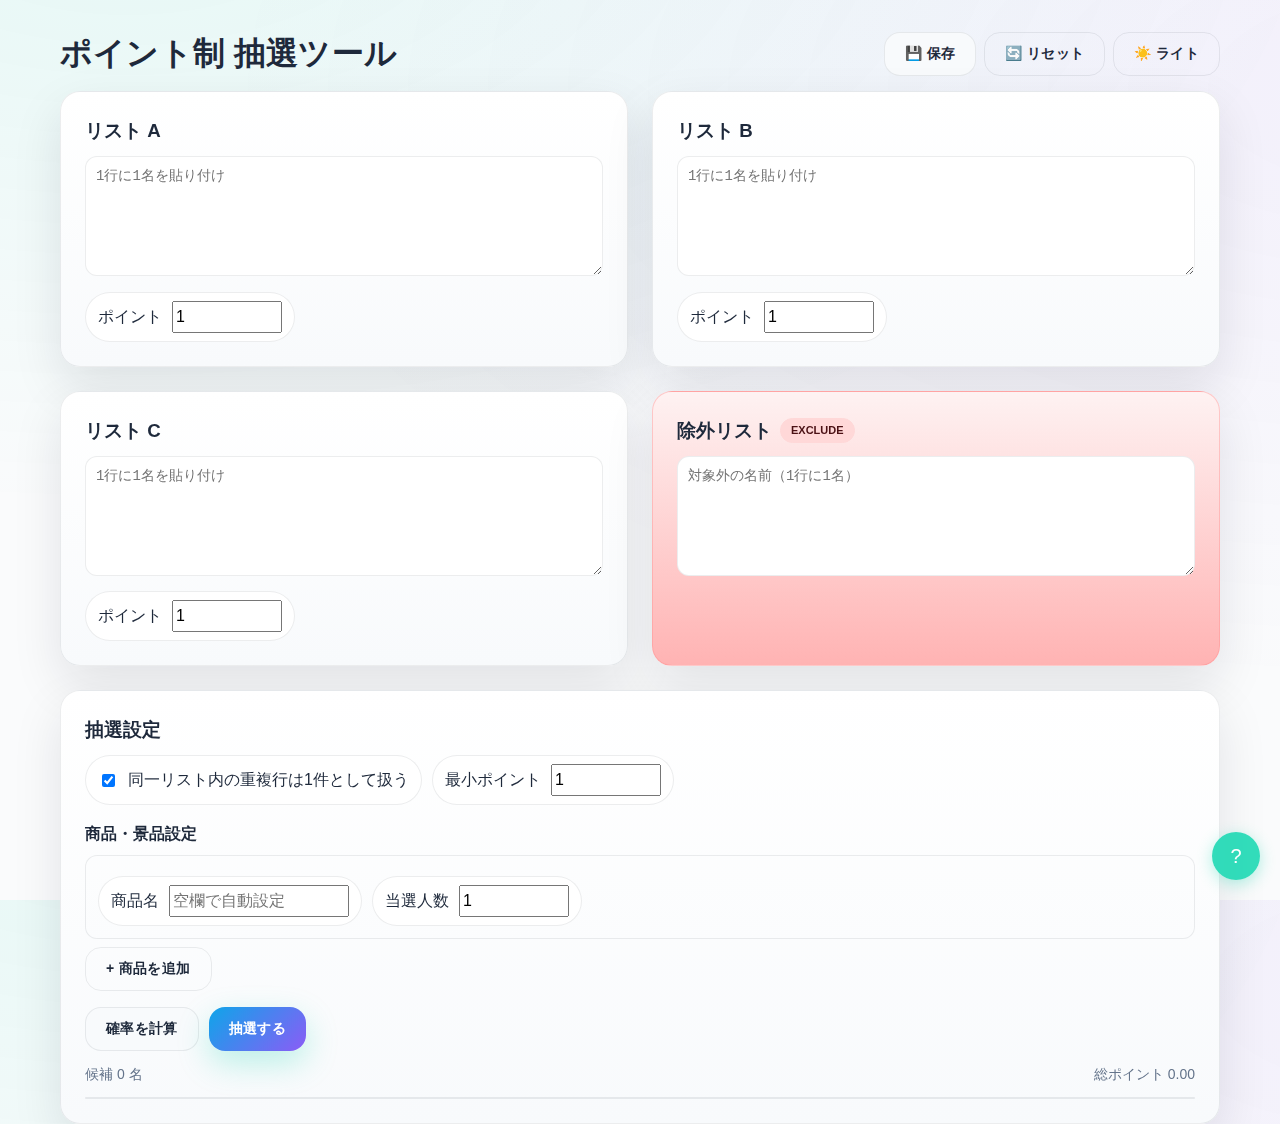
<file: RandamSelection.html>
<!doctype html>
<html lang="ja" data-theme="light">
<head>
  <meta charset="utf-8" />
  <meta name="viewport" content="width=device-width, initial-scale=1" />
  <title>ポイント制 抽選ツール</title>
  <style>
    :root{--bg:#0f0f23;--panel:#1a1a2e;--panel-soft:#25253f;--panel-exclude:#2d1b1b;--text:#f0f4f8;--muted:#a0a9b8;--accent:#00d4aa;--accent2:#7c3aed;--border:rgba(255,255,255,.15);--ink:#ffffff;--shadow:0 20px 50px rgba(0,0,0,.4);--input-bg:#16213e;--table-head:#1e2749;--badge:#1e2749;--result-bg:linear-gradient(135deg,#667eea,#764ba2);--success:#10b981;--warning:#f59e0b;--danger:#ef4444}
    html[data-theme="light"]{--bg:#fafbfc;--panel:#ffffff;--panel-soft:#f8fafc;--panel-exclude:#fef2f2;--text:#1e293b;--muted:#64748b;--accent:#0ea5e9;--accent2:#8b5cf6;--border:rgba(15,23,42,.08);--ink:#ffffff;--shadow:0 20px 50px rgba(15,23,42,.1);--input-bg:#ffffff;--table-head:#f1f5f9;--badge:#f1f5f9;--result-bg:linear-gradient(135deg,#667eea,#764ba2);--success:#059669;--warning:#d97706;--danger:#dc2626}
    *{box-sizing:border-box}
    html,body{height:100%}
    body{font-family:-apple-system,BlinkMacSystemFont,'Segoe UI',Roboto,'Inter',sans-serif;background:radial-gradient(1200px 600px at 10% -10%, rgba(0,212,170,.08), transparent),radial-gradient(1200px 600px at 110% 10%, rgba(124,58,237,.06), transparent),var(--bg);color:var(--text);margin:0;line-height:1.6;font-weight:400}
    .wrap{max-width:1200px;margin:28px auto;padding:0 20px}
    @media (max-width:480px){.wrap{margin:16px auto;padding:0 12px}}
    header.appbar{display:flex;justify-content:space-between;align-items:center;margin-bottom:12px}
    header .title{font-size:clamp(22px,4vw,32px);font-weight:800;letter-spacing:.2px}
    .toolbar{display:flex;gap:8px;flex-wrap:wrap}
    .btn{position:relative;cursor:pointer;border:none;border-radius:16px;padding:12px 20px;font-weight:600;transition:all 0.2s cubic-bezier(0.4,0,0.2,1);font-size:14px;letter-spacing:0.025em;min-height:44px;display:flex;align-items:center;justify-content:center}
    @media (max-width:480px){.btn{padding:14px 18px;font-size:16px;min-height:48px}}
    .btn.primary{color:white;background:linear-gradient(135deg,var(--accent),var(--accent2));box-shadow:0 12px 32px rgba(0,212,170,.25);transform:translateY(0)}
    .btn.secondary{color:var(--text);background:var(--panel-soft);border:1px solid var(--border)}
    .btn.ghost{color:var(--text);background:transparent;border:1px solid var(--border)}
    .btn:hover{transform:translateY(-2px);box-shadow:0 16px 40px rgba(0,212,170,.35)}
    .btn:active{transform:translateY(0);box-shadow:0 8px 24px rgba(0,212,170,.25)}
    .card{background:linear-gradient(180deg,var(--panel),var(--panel-soft));padding:24px;border-radius:20px;margin-bottom:24px;border:1px solid var(--border);box-shadow:var(--shadow);backdrop-filter:blur(12px);transition:box-shadow 0.2s ease,border-color 0.2s ease}
    .card:hover{box-shadow:0 20px 50px rgba(0,0,0,.3);border-color:rgba(255,255,255,.3)}
    .card h3{margin:0 0 10px}
    .card.exclude{background:linear-gradient(180deg,var(--panel-exclude),#ffb3b3);border-color:#ff8b8b66}
    .card.exclude h3{display:flex;align-items:center;gap:8px}
    .chip{display:inline-block;font-size:11px;padding:3px 10px;border-radius:999px;border:1px solid #ffd8d8;color:#4b1014;background:#ffd8d8;mix-blend:screen}
    textarea{width:100%;height:120px;resize:vertical;background:var(--input-bg);color:var(--text);border:1px solid var(--border);border-radius:12px;padding:10px;font-family:ui-monospace,Consolas,monospace;font-size:14px}
    @media (max-width:480px){
      textarea{height:100px;font-size:16px;padding:12px}
    }
    .form-row{display:flex;flex-wrap:wrap;gap:10px;margin-top:8px}
    @media (max-width:480px){
      .form-row{flex-direction:column;gap:12px}
      .form-row .pill{width:100%;justify-content:space-between}
    }
    .pill{display:inline-flex;gap:10px;align-items:center;background:rgba(255,255,255,.06);border:1px solid var(--border);padding:8px 12px;border-radius:999px;min-height:44px}
    @media (max-width:480px){.pill{padding:12px 16px;min-height:48px}}
    html[data-theme="light"] .pill{background:#fff}
    input[type=number]{width:110px;min-height:32px;font-size:16px}
    @media (max-width:480px){
      input[type=number]{width:80px;font-size:18px;min-height:36px}
      input[type=text]{font-size:16px;min-height:36px}
    }
    .statsbar{display:flex;justify-content:space-between;gap:12px;flex-wrap:wrap;margin-top:12px;color:var(--muted);font-size:14px}
    @media (max-width:480px){
      .statsbar{flex-direction:column;gap:8px;font-size:13px}
    }
    .table-scroll{max-height:460px;overflow:auto;border:1px solid var(--border);border-radius:12px;background:var(--panel-soft);margin-top:12px;-webkit-overflow-scrolling:touch}
    @media (max-width:480px){
      .table-scroll{max-height:300px;font-size:14px}
      th,td{padding:8px 10px;font-size:13px}
    }
    table{width:100%;border-collapse:collapse}
    th,td{padding:12px 14px;border-bottom:1px solid rgba(2,6,23,.08);font-size:14px;word-break:break-word}
    th{color:inherit;text-align:left;position:sticky;top:0;background:var(--table-head);z-index:1}
    td.mono,th.mono{font-family:ui-monospace,Consolas,monospace}
    .results{position:fixed;top:0;left:0;right:0;bottom:0;margin:auto;background:var(--result-bg);border:1px solid var(--border);border-radius:24px;padding:32px;box-shadow:0 25px 75px rgba(0,0,0,.5);backdrop-filter:blur(20px);max-width:600px;width:90vw;height:fit-content;max-height:80vh;z-index:1000;opacity:0;visibility:hidden;transition:opacity 0.3s ease,visibility 0.3s ease}
    .results.show{opacity:1;visibility:visible}
    .results-overlay{position:fixed;top:0;left:0;width:100vw;height:100vh;background:rgba(0,0,0,.6);z-index:999;opacity:0;visibility:hidden;transition:all 0.3s ease}
    .results-overlay.show{opacity:1;visibility:visible}
    .results-header{display:flex;justify-content:center;align-items:center;margin-bottom:24px}
    .close-btn{position:absolute;top:16px;right:16px;width:32px;height:32px;border:none;background:rgba(255,255,255,.1);color:white;border-radius:50%;cursor:pointer;display:flex;align-items:center;justify-content:center;font-size:18px;transition:all 0.2s ease}
    .close-btn:hover{background:rgba(255,255,255,.2);transform:scale(1.1)}
    .copy-actions{position:absolute;top:16px;right:56px;display:flex;gap:8px;opacity:1;transition:opacity 0.2s ease;flex-direction:column;align-items:flex-end}
    @media (hover:hover){
      .copy-actions{opacity:0}
      .results:hover .copy-actions{opacity:1}
    }
    .copy-btn{position:relative;height:32px;min-width:32px;border:none;background:rgba(255,255,255,.08);color:white;border-radius:16px;cursor:pointer;display:flex;align-items:center;justify-content:center;font-size:12px;transition:all 0.3s cubic-bezier(0.4,0,0.2,1);border:1px solid rgba(255,255,255,.1);overflow:hidden;white-space:nowrap}
    .copy-btn .btn-text{max-width:0;opacity:0;margin-left:0;transition:all 0.3s cubic-bezier(0.4,0,0.2,1);font-size:11px;font-weight:500}
    @media (hover:hover){
      .results:hover .copy-btn{background:rgba(255,255,255,.12);min-width:120px}
      .results:hover .copy-btn .btn-text{max-width:80px;opacity:1;margin-left:6px}
    }
    @media (hover:none){
      .copy-btn{background:rgba(255,255,255,.12);min-width:120px}
      .copy-btn .btn-text{max-width:80px;opacity:1;margin-left:6px}
    }
    .copy-btn:hover{background:rgba(255,255,255,.2);transform:scale(1.02)}
    
    
    /* ヒント表示システム */
    .help-toggle{position:fixed;bottom:20px;right:20px;width:48px;height:48px;border-radius:50%;background:rgba(0,212,170,.8);color:white;border:none;font-size:20px;cursor:pointer;z-index:1100;box-shadow:0 4px 16px rgba(0,212,170,.3);transition:all 0.3s ease;backdrop-filter:blur(10px)}
    .help-toggle:hover{transform:scale(1.1);box-shadow:0 6px 20px rgba(0,212,170,.4)}
    .help-overlay{position:fixed;top:0;left:0;width:100vw;height:100vh;background:rgba(0,0,0,.7);z-index:1200;opacity:0;visibility:hidden;transition:all 0.3s ease}
    .help-overlay.show{opacity:1;visibility:visible}
    .help-content{position:fixed;top:50%;left:50%;transform:translate(-50%,-50%);background:var(--panel);border:1px solid var(--border);border-radius:16px;padding:24px;max-width:400px;width:90vw;z-index:1201;box-shadow:var(--shadow)}
    .help-title{font-size:18px;font-weight:700;margin-bottom:16px;color:var(--accent)}
    .help-step{margin-bottom:12px;font-size:14px;line-height:1.5}
    .help-step strong{color:var(--accent);font-weight:600}
    .help-close{position:absolute;top:12px;right:12px;width:32px;height:32px;border:none;background:transparent;color:var(--muted);border-radius:50%;cursor:pointer;font-size:16px;transition:all 0.2s ease}
    .help-close:hover{background:var(--border);color:var(--text)}
    @media (max-width:480px){
      .help-toggle{bottom:16px;right:16px;width:52px;height:52px;font-size:22px}
      .help-content{padding:20px;border-radius:12px}
    }
    .results-title{font-weight:700;letter-spacing:0.025em;font-size:24px;margin-bottom:8px;color:white}
    .result-badges{display:flex;flex-wrap:wrap;gap:8px;margin-top:10px}
    .badge{background:rgba(255,255,255,.15);border:1px solid rgba(255,255,255,.2);padding:12px 20px;border-radius:999px;backdrop-filter:blur(10px);color:white;font-weight:600;font-size:16px;transition:transform 0.2s ease}
    .badge:hover{transform:scale(1.05)}
    
    /* Products */
    .product-item{margin-bottom:8px;padding:12px;background:rgba(255,255,255,.02);border-radius:12px;border:1px solid var(--border)}
    .product-name{width:180px;min-height:32px;font-size:16px}
    @media (max-width:480px){
      .product-name{width:100%;font-size:16px;min-height:36px}
    }
    .product-winners{width:80px}
    .remove-product{font-size:12px;padding:6px 12px}
    
    @media (min-width:900px){.grid-2{display:grid;grid-template-columns:1fr 1fr;gap:24px}}
    @media (max-width:768px){
      .results{padding:24px;max-width:95vw;max-height:85vh}
      .badge{font-size:14px;padding:10px 16px}
      .grid-2{display:block}
    }
    @media (max-width:480px){
      .results{padding:20px;max-width:98vw;max-height:90vh;border-radius:16px}
      .results-title{font-size:20px}
      .badge{font-size:16px;padding:12px 18px;min-height:44px;display:flex;align-items:center;justify-content:center}
      .close-btn{width:44px;height:44px;font-size:20px;top:12px;right:12px}
      .copy-actions{top:12px;right:64px;opacity:1}
      .copy-btn{min-height:44px;font-size:13px}
      .toolbar{justify-content:center;gap:12px}
      .wrap{position:relative}
    }
    
    @keyframes bounce{0%,20%,50%,80%,100%{transform:translateY(0)}40%{transform:translateY(-20px)}60%{transform:translateY(-10px)}}
    @keyframes fadeInUp{0%{opacity:0;transform:translateY(30px)}100%{opacity:1;transform:translateY(0)}}
    @keyframes slideInFromLeft{0%{opacity:0;transform:translateX(-50px)}100%{opacity:1;transform:translateX(0)}}
    
    /* Winner Badge Animations */
    .badge{animation:fadeInUp 0.6s ease-out forwards;opacity:0}
    .badge:nth-child(1){animation-delay:0.1s}
    .badge:nth-child(2){animation-delay:0.3s}
    .badge:nth-child(3){animation-delay:0.5s}
    .badge:nth-child(4){animation-delay:0.7s}
    .badge:nth-child(5){animation-delay:0.9s}
    
    /* Enhanced Confetti Effect */
    .confetti{position:absolute;animation:confetti-fall linear infinite;pointer-events:none}
    .confetti.rect{width:12px;height:8px}
    .confetti.circle{width:10px;height:10px;border-radius:50%}
    .confetti.triangle{width:0;height:0;border-left:6px solid transparent;border-right:6px solid transparent;border-bottom:10px solid}
    .confetti.star{width:0;height:0;position:relative;display:inline-block}
    .confetti.star:before,.confetti.star:after{content:'';position:absolute;left:-6px;width:0;height:0;border-left:6px solid transparent;border-right:6px solid transparent;border-bottom:4px solid;transform:rotate(35deg)}
    .confetti.star:after{transform:rotate(-35deg)}
    @keyframes confetti-fall{0%{transform:translateY(-150px) rotateZ(0deg) rotateX(0deg) rotateY(0deg);opacity:1}100%{transform:translateY(calc(100vh + 100px)) rotateZ(720deg) rotateX(360deg) rotateY(180deg);opacity:0}}
    @keyframes confetti-shake{0%,100%{transform:translateX(0px)}25%{transform:translateX(5px)}75%{transform:translateX(-5px)}}
    
    /* Cracker Effect */
    @keyframes cracker-burst{0%{transform:scale(0) rotate(0deg);opacity:1}30%{transform:scale(1.2) rotate(180deg);opacity:0.8}100%{transform:scale(2) rotate(360deg);opacity:0}}
    
    /* Drawing Animation */
    .drawing{animation:bounce 0.5s ease-in-out infinite}
    
    /* Success Pulse */
    .success-pulse{animation:success-pulse 0.8s ease-out}
    @keyframes success-pulse{0%{transform:scale(1)}50%{transform:scale(1.05)}100%{transform:scale(1)}}
  </style>
</head>
<body>
  <div class="wrap">
    <header class="appbar">
      <div class="title">ポイント制 抽選ツール</div>
      <div class="toolbar">
        <button id="btnSave" class="btn secondary" title="現在の設定を保存">💾 保存</button>
        <button id="btnReset" class="btn ghost" title="すべてを初期状態に戻す">🔄 リセット</button>
        <button id="btnTheme" class="btn ghost" aria-label="テーマ切り替え">🌙 ダーク</button>
      </div>
    </header>

    <div class="grid-2">
      <div class="card">
        <h3>リスト A</h3>
        <textarea id="listA" placeholder="1行に1名を貼り付け"></textarea>
        <div class="form-row"><span class="pill">ポイント <input id="pointsA" type="number" value="1" step="0.1" min="0"></span></div>
      </div>
      <div class="card">
        <h3>リスト B</h3>
        <textarea id="listB" placeholder="1行に1名を貼り付け"></textarea>
        <div class="form-row"><span class="pill">ポイント <input id="pointsB" type="number" value="1" step="0.1" min="0"></span></div>
      </div>
    </div>

    <div class="grid-2">
      <div class="card">
        <h3>リスト C</h3>
        <textarea id="listC" placeholder="1行に1名を貼り付け"></textarea>
        <div class="form-row"><span class="pill">ポイント <input id="pointsC" type="number" value="1" step="0.1" min="0"></span></div>
      </div>
      <div class="card exclude">
        <h3>除外リスト <span class="chip">EXCLUDE</span></h3>
        <textarea id="exclude" placeholder="対象外の名前（1行に1名）"></textarea>
      </div>
    </div>

    <div class="card">
      <h3>抽選設定</h3>
      <div class="form-row">
        <label class="pill"><input id="uniquePerList" type="checkbox" checked> 同一リスト内の重複行は1件として扱う</label>
        <span class="pill">最小ポイント <input id="minPoints" type="number" value="1" step="0.1" min="0"></span>
      </div>
      
      <div style="margin-top:16px;">
        <h4 style="margin:0 0 8px 0;">商品・景品設定</h4>
        <div id="productsContainer">
          <div class="product-item" data-index="0">
            <div class="form-row">
              <span class="pill">商品名 <input type="text" class="product-name" value="" placeholder="空欄で自動設定"></span>
              <span class="pill">当選人数 <input type="number" class="product-winners" value="1" min="1"></span>
              <button type="button" class="btn ghost remove-product" style="display:none;">削除</button>
            </div>
          </div>
        </div>
        <div class="form-row" style="margin-top:8px;">
          <button id="btnAddProduct" class="btn ghost">+ 商品を追加</button>
        </div>
      </div>
      
      <div class="form-row" style="margin-top:16px">
        <button id="btnPreview" class="btn secondary">確率を計算</button>
        <button id="btnDraw" class="btn primary">抽選する</button>
      </div>
      <div class="statsbar">
        <div id="statsLeft">候補 0 名</div>
        <div id="statsRight">総ポイント 0.00</div>
      </div>
      <div class="table-scroll" id="tableWrap"></div>

  </div>

  <!-- Results Modal -->
  <div class="results-overlay" id="resultsOverlay"></div>
  <div class="results" id="resultsPanel">
    <button class="close-btn" id="closeResults">×</button>
    <div class="results-header">
      <div class="results-title" id="resultsTitle">🎉 当選 0 名</div>
    </div>
    <div class="copy-actions">
      <button id="btnCopyNames" class="copy-btn">
        📋
        <span class="btn-text">名前をコピー</span>
      </button>
      <button id="btnCopyCSV" class="copy-btn">
        📊
        <span class="btn-text">CSVをコピー</span>
      </button>
    </div>
    <div class="result-badges" id="winnersBadges"></div>
    </div>
  </div>

<script>
(function(){
  const $ = id => document.getElementById(id);
  const listA = $("listA"), listB = $("listB"), listC = $("listC");
  const pointsA = $("pointsA"), pointsB = $("pointsB"), pointsC = $("pointsC");
  const exclude = $("exclude");
  const uniquePerList = $("uniquePerList"), minPoints = $("minPoints");
  const productsContainer = $("productsContainer"), btnAddProduct = $("btnAddProduct");
  const statsLeft = $("statsLeft"), statsRight = $("statsRight"), tableWrap = $("tableWrap");
  const resultsPanel = $("resultsPanel"), resultsOverlay = $("resultsOverlay"), winnersBadges = $("winnersBadges"), resultsTitle = $("resultsTitle");
  const btnCopyNames = $("btnCopyNames"), btnCopyCSV = $("btnCopyCSV");
  const btnTheme = $("btnTheme"), closeResults = $("closeResults"), btnSave = $("btnSave"), btnReset = $("btnReset");
  const copyHint = $("copyHint");

  let pool = new Map();
  let lastWinners = [];
  let confettiContainer = null;
  let confettiInterval = null;
  let productIndex = 1;

  function parseList(txt){
    if(!txt) return [];
    return txt.split(/\r?\n|\r/).map(s=>s.trim()).filter(Boolean);
  }

  function normalize(s){
    try { return s.trim().normalize('NFKC').toLowerCase(); }
    catch (e) { return s.trim().toLowerCase(); }
  }

  function buildPool(){
    pool.clear();
    const excludes = new Set(parseList(exclude.value).map(normalize));
    const lists = [
      { rows: parseList(listA.value), p: parseFloat(pointsA.value)||0 },
      { rows: parseList(listB.value), p: parseFloat(pointsB.value)||0 },
      { rows: parseList(listC.value), p: parseFloat(pointsC.value)||0 }
    ];
    for(const {rows,p} of lists){
      const seen = new Set();
      for(const raw of rows){
        const key = normalize(raw);
        if(!key || excludes.has(key)) continue;
        if(uniquePerList.checked && seen.has(key)) continue;
        seen.add(key);
        const cur = pool.get(key) || { name: raw.trim(), points: 0 };
        cur.points += p;
        if(raw.trim().length > cur.name.length) cur.name = raw.trim();
        pool.set(key, cur);
      }
    }
    const min = parseFloat(minPoints.value)||0;
    if(min > 0){
      for(const [k,v] of pool){ if(v.points < min) pool.delete(k); }
    }
  }

  function totals(){
    let total = 0; pool.forEach(v=> total += v.points); return total;
  }

  function renderTable(){
    const totalPts = totals();
    const rows = [...pool.values()].sort((a,b)=> b.points - a.points);
    statsLeft.textContent = `候補 ${rows.length} 名`;
    statsRight.textContent = `総ポイント ${totalPts.toFixed(2)}`;
    if(rows.length === 0){ tableWrap.innerHTML = ''; return; }
    const html = `
      <table>
        <thead><tr><th>名前</th><th class="mono">ポイント</th><th class="mono">当選確率(%)</th></tr></thead>
        <tbody>
          ${rows.map(r=>`<tr><td>${escapeHtml(r.name)}</td><td class="mono">${r.points.toFixed(2)}</td><td class="mono">${totalPts? (r.points/totalPts*100).toFixed(2):'0.00'}</td></tr>`).join('')}
        </tbody>
      </table>`;
    tableWrap.innerHTML = html;
  }

  function escapeHtml(s){
    return String(s).replace(/[&<>"']/g, m => ({'&':'&amp;','<':'&lt;','>':'&gt;','"':'&quot;','\'':'&#39;'}[m]));
  }


  function getRandom(){
    // 新しいブラウザ: crypto.getRandomValues使用
    if(window.crypto && window.crypto.getRandomValues){
      try {
        const arr = new Uint32Array(2); 
        window.crypto.getRandomValues(arr);
        const a = arr[0]>>>5, b = arr[1]>>>6; 
        return (a*67108864 + b) / 9007199254740992;
      } catch(e) {
        console.warn('暗号化乱数生成失敗:', e);
      }
    }
    // フォールバック: Math.random()
    return Math.random();
  }

  function weightedPick(arr){
    const total = arr.reduce((s,e)=> s + e.points, 0);
    if(total <= 0) return null;
    let r = getRandom() * total;
    for(const e of arr){ if((r -= e.points) <= 0) return e; }
    return arr[arr.length-1] || null;
  }

  function preview(){
    buildPool();
    renderTable();
  }

  function getProducts(){
    const products = [];
    document.querySelectorAll('.product-item').forEach((item, index) => {
      const rawName = item.querySelector('.product-name').value;
      // 特殊文字、制御文字を除去して正規化
      const name = rawName
        .replace(/[\u0000-\u001F\u007F-\u009F\u2000-\u200F\u2028-\u202F\u205F-\u206F\uFEFF]/g, '')
        .trim()
        .slice(0, 50); // 最大50文字まで
      const winners = Math.max(1, Math.min(1000, parseInt(item.querySelector('.product-winners').value) || 1)); // 1-1000の範囲
      const productName = name || (winners === 1 ? `${index + 1}等` : `${index + 1}等 (${winners}名)`);
      products.push({name: productName, winners});
    });
    return products.length > 0 ? products : [{name: '1等', winners: 1}];
  }

  function draw(){
    buildPool();
    const arr = [...pool.values()].filter(e=>e.points>0);
    if(arr.length === 0){
      alert('抽選対象者がいません');
      return;
    }
    
    const products = getProducts();
    const allWinners = [];
    const availableCandidates = [...arr];
    
    for(const product of products){
      const productWinners = [];
      for(let i = 0; i < product.winners; i++){
        if(availableCandidates.length === 0) break;
        const winner = weightedPick(availableCandidates);
        if(!winner) break;
        
        productWinners.push(winner);
        const idx = availableCandidates.findIndex(e=> normalize(e.name) === normalize(winner.name));
        if(idx >= 0) availableCandidates.splice(idx, 1);
      }
      if(productWinners.length > 0){
        allWinners.push({
          product: product.name,
          winners: productWinners
        });
      }
    }
    
    lastWinners = allWinners;
    showResultsWithAnimation();
    renderTable();
  }

  function updateResults(){
    if(!lastWinners || lastWinners.length === 0){
      resultsTitle.textContent = '😅 当選なし';
      winnersBadges.innerHTML = '<span class="badge">今回は当選者がいませんでした</span>';
      return;
    }
    
    // 商品別結果の場合
    if(lastWinners[0] && lastWinners[0].product){
      const totalWinners = lastWinners.reduce((sum, p) => sum + p.winners.length, 0);
      resultsTitle.textContent = `🎉 当選 ${totalWinners} 名`;
      
      let badgesHtml = '';
      lastWinners.forEach(productResult => {
        badgesHtml += `<div style="margin-bottom:16px;"><h4 style="margin:0 0 8px;color:white;font-size:16px;">${escapeHtml(productResult.product)}</h4>`;
        badgesHtml += productResult.winners.map(winner => `<span class="badge">${escapeHtml(winner.name)}</span>`).join(' ');
        badgesHtml += '</div>';
      });
      winnersBadges.innerHTML = badgesHtml;
      
      // コピー用データ
      const names = lastWinners.map(p => 
        `${p.product}:\n${p.winners.map(w => w.name).join('\n')}`
      ).join('\n\n');
      
      const csv = 'product,name,points\n' + lastWinners.map(p => 
        p.winners.map(w => `${csvq(p.product)},${csvq(w.name)},${w.points}`).join('\n')
      ).join('\n');
      
      btnCopyNames.onclick = () => doCopy(names, '✅ 名前をコピーしました');
      btnCopyCSV.onclick = () => doCopy(csv, '✅ CSVをコピーしました');
    }
    // 従来の単純結果の場合
    else {
      const n = lastWinners.length;
      resultsTitle.textContent = n > 0 ? `🎉 当選 ${n} 名` : '😅 当選なし';
      winnersBadges.innerHTML = n ? lastWinners.map(p=>`<span class="badge">${escapeHtml(p.name)}</span>`).join('') : '<span class="badge">今回は当選者がいませんでした</span>';
      const names = lastWinners.map(p=>p.name).join("\n");
      const csv = 'name,points\n' + lastWinners.map(p=>`${csvq(p.name)},${p.points}`).join("\n");
      btnCopyNames.onclick = () => doCopy(names, '✅ 名前をコピーしました');
      btnCopyCSV.onclick = () => doCopy(csv, '✅ CSVをコピーしました');
    }
  }

  function showResultsModal(){
    resultsOverlay.classList.add('show');
    resultsPanel.classList.add('show');
    document.body.style.overflow = 'hidden';
    
    // 初回ヒント表示
    setTimeout(() => {
      copyHint.classList.add('show-hint');
    }, 1000);
  }

  function hideResultsModal(){
    resultsOverlay.classList.remove('show');
    resultsPanel.classList.remove('show');
    document.body.style.overflow = 'auto';
    
    // 紙吹雪を停止
    stopConfetti();
  }

  function showResultsWithAnimation(){
    // 結果モーダル表示
    showResultsModal();
    updateResults();
    
    // 当選者がいる場合の演出
    if(lastWinners.length > 0){
      startContinuousConfetti();
    }
    
    // 成功パルス効果
    resultsPanel.classList.add('success-pulse');
    setTimeout(() => resultsPanel.classList.remove('success-pulse'), 800);
  }
  

  function createSuperConfetti(){
    const confettiContainer = document.createElement('div');
    confettiContainer.style.position = 'fixed';
    confettiContainer.style.top = '0';
    confettiContainer.style.left = '0';
    confettiContainer.style.width = '100vw';
    confettiContainer.style.height = '100vh';
    confettiContainer.style.pointerEvents = 'none';
    confettiContainer.style.zIndex = '1500';
    
    const colors = ['#ff6b6b', '#4ecdc4', '#45b7d1', '#f9ca24', '#f0932b', '#eb4d4b', '#6c5ce7', '#fd79a8', '#00b894', '#e17055', '#00cec9', '#a29bfe', '#fd79a8', '#fdcb6e', '#e84393'];
    const shapes = ['rect', 'circle', 'triangle'];
    
    // 大量のコンフェッティを作成（150個）
    for(let i = 0; i < 150; i++){
      const confetti = document.createElement('div');
      const shape = shapes[Math.floor(Math.random() * shapes.length)];
      const color = colors[Math.floor(Math.random() * colors.length)];
      
      confetti.className = `confetti ${shape}`;
      confetti.style.left = Math.random() * 100 + 'vw';
      confetti.style.top = '-50px';
      confetti.style.animationDelay = Math.random() * 2 + 's';
      confetti.style.animationDuration = (Math.random() * 3 + 2) + 's';
      
      if(shape === 'triangle'){
        confetti.style.borderBottomColor = color;
      } else {
        confetti.style.backgroundColor = color;
      }
      
      // ランダムなサイズ
      const scale = Math.random() * 0.8 + 0.5;
      confetti.style.transform = `scale(${scale})`;
      
      confettiContainer.appendChild(confetti);
    }
    
    // さらに大きな特別なパーティクルを追加
    for(let i = 0; i < 30; i++){
      const bigConfetti = document.createElement('div');
      bigConfetti.className = 'confetti rect';
      bigConfetti.style.left = Math.random() * 100 + 'vw';
      bigConfetti.style.top = '-30px';
      bigConfetti.style.width = (Math.random() * 20 + 15) + 'px';
      bigConfetti.style.height = (Math.random() * 15 + 10) + 'px';
      bigConfetti.style.backgroundColor = colors[Math.floor(Math.random() * colors.length)];
      bigConfetti.style.animationDelay = Math.random() * 1 + 's';
      bigConfetti.style.animationDuration = (Math.random() * 4 + 3) + 's';
      confettiContainer.appendChild(bigConfetti);
    }
    
    document.body.appendChild(confettiContainer);
    
    // 継続的にコンフェッティを追加（3波）
    const addMoreConfetti = (delay, amount) => {
      setTimeout(() => {
        for(let i = 0; i < amount; i++){
          const confetti = document.createElement('div');
          const shape = shapes[Math.floor(Math.random() * shapes.length)];
          const color = colors[Math.floor(Math.random() * colors.length)];
          
          confetti.className = `confetti ${shape}`;
          confetti.style.left = Math.random() * 100 + 'vw';
          confetti.style.top = '-50px';
      confetti.style.top = '-50px';
          confetti.style.animationDuration = (Math.random() * 2 + 2) + 's';
          
          if(shape === 'triangle'){
            confetti.style.borderBottomColor = color;
          } else {
            confetti.style.backgroundColor = color;
          }
          
          confettiContainer.appendChild(confetti);
        }
      }, delay);
    };
    
    addMoreConfetti(1000, 50);  // 1秒後に50個
    addMoreConfetti(2000, 30);  // 2秒後に30個
    addMoreConfetti(3000, 20);  // 3秒後に20個
    
    setTimeout(() => {
      document.body.removeChild(confettiContainer);
    }, 8000);  // 8秒間表示
  }

  function startContinuousConfetti(){
    // 既存の紙吹雪を停止
    stopConfetti();
    
    // コンテナを作成
    confettiContainer = document.createElement('div');
    confettiContainer.style.position = 'fixed';
    confettiContainer.style.top = '0';
    confettiContainer.style.left = '0';
    confettiContainer.style.width = '100vw';
    confettiContainer.style.height = '100vh';
    confettiContainer.style.pointerEvents = 'none';
    confettiContainer.style.zIndex = '1500';
    document.body.appendChild(confettiContainer);
    
    const colors = ['#ff6b6b', '#4ecdc4', '#45b7d1', '#f9ca24', '#f0932b', '#eb4d4b', '#6c5ce7', '#fd79a8', '#00b894', '#e17055', '#00cec9', '#a29bfe', '#fd79a8', '#fdcb6e', '#e84393'];
    const shapes = ['rect', 'circle', 'triangle'];
    
    // 初回の適度な投下（ロースペック考慮）
    createConfettiBatch(40, colors, shapes);
    
    // 継続的に少量ずつ追加（頻度を下げる）
    confettiInterval = setInterval(() => {
      createConfettiBatch(6, colors, shapes);
    }, 1200);
  }
  
  function createConfettiBatch(count, colors, shapes){
    if(!confettiContainer) return;
    
    for(let i = 0; i < count; i++){
      const confetti = document.createElement('div');
      const shape = shapes[Math.floor(Math.random() * shapes.length)];
      const color = colors[Math.floor(Math.random() * colors.length)];
      
      confetti.className = `confetti ${shape}`;
      confetti.style.left = Math.random() * 100 + 'vw';
      confetti.style.top = '-50px';
      confetti.style.animationDuration = (Math.random() * 3 + 2) + 's';
      
      if(shape === 'triangle'){
        confetti.style.borderBottomColor = color;
      } else {
        confetti.style.backgroundColor = color;
      }
      
      // ランダムなサイズ
      const scale = Math.random() * 0.8 + 0.5;
      confetti.style.transform = `scale(${scale})`;
      
      confettiContainer.appendChild(confetti);
      
      // アニメーション終了後に要素を削除（短縮）
      setTimeout(() => {
        if(confetti && confetti.parentNode){
          confetti.parentNode.removeChild(confetti);
        }
      }, 4000);
    }
  }
  
  function stopConfetti(){
    // インターバルを停止
    if(confettiInterval){
      clearInterval(confettiInterval);
      confettiInterval = null;
    }
    
    // コンテナを削除
    if(confettiContainer && confettiContainer.parentNode){
      confettiContainer.parentNode.removeChild(confettiContainer);
      confettiContainer = null;
    }
  }

  function csvq(s){ return '"'+String(s).replace(/"/g,'""')+'"'; }
  async function doCopy(text, okMsg){
    console.log('コピーするテキスト:', text);
    try{
      await navigator.clipboard.writeText(text);
      console.log('Clipboard API成功');
      toast(okMsg);
    }catch (e){
      console.log('Clipboard API失敗、フォールバック使用:', e);
      // フォールバック: 一時的な非表示テキストエリアを作成
      const tempTextArea = document.createElement('textarea');
      tempTextArea.value = text;
      tempTextArea.style.position = 'fixed';
      tempTextArea.style.left = '-999999px';
      tempTextArea.style.top = '-999999px';
      document.body.appendChild(tempTextArea);
      tempTextArea.focus();
      tempTextArea.select();
      // 新しいAPIでコピーを試行
      if(navigator.clipboard && navigator.clipboard.writeText){
        navigator.clipboard.writeText(text).then(() => {
          toast(okMsg);
        }).catch(() => {
          // フォールバックで古い方法
          document.execCommand('copy');
          toast(okMsg);
        });
        document.body.removeChild(tempTextArea);
        return;
      }
      // 古いブラウザ用フォールバック
      try {
        document.execCommand('copy');
        toast(okMsg);
      } catch(e) {
        toast('コピーに失敗しました');
      }
      document.body.removeChild(tempTextArea);
    }
  }

  function toast(msg){
    const t = document.createElement('div');
    t.textContent = msg;
    t.style.position='fixed';t.style.right='16px';t.style.bottom='16px';
    t.style.padding='10px 14px';t.style.border='1px solid var(--border)';t.style.background='var(--panel-soft)';t.style.borderRadius='10px';
    t.style.boxShadow='var(--shadow)';t.style.opacity='0';t.style.transition='all .25s ease';
    document.body.appendChild(t);
    requestAnimationFrame(()=>{t.style.opacity='1';t.style.transform='translateY(-4px)'});
    setTimeout(()=>{t.style.opacity='0';t.style.transform='translateY(0)';setTimeout(()=>t.remove(),250);},1200);
  }

  function applyTheme(theme){
    document.documentElement.setAttribute('data-theme', theme);
    btnTheme.textContent = theme === 'light' ? '☀️ ライト' : '🌙 ダーク';
    localStorage.setItem('lottery_theme', theme);
  }
  function initTheme(){
    const saved = localStorage.getItem('lottery_theme');
    const theme = saved || 'light';
    applyTheme(theme);
  }
  btnTheme.addEventListener('click', ()=>{
    const cur = document.documentElement.getAttribute('data-theme') || 'dark';
    applyTheme(cur === 'dark' ? 'light' : 'dark');
  });

  $("btnPreview").onclick = preview;
  $("btnDraw").onclick = draw;
  
  // Modal events
  closeResults.onclick = hideResultsModal;
  resultsOverlay.onclick = hideResultsModal;

  // Save & Reset events
  btnSave.onclick = saveData;
  btnReset.onclick = resetData;
  
  // Product management
  btnAddProduct.onclick = addProduct;
  
  function addProduct(){
    const productHtml = `
      <div class="product-item" data-index="${productIndex}">
        <div class="form-row">
          <span class="pill">商品名 <input type="text" class="product-name" value="" placeholder="空欄で自動設定"></span>
          <span class="pill">当選人数 <input type="number" class="product-winners" value="1" min="1"></span>
          <button type="button" class="btn ghost remove-product" onclick="removeProduct(${productIndex})">削除</button>
        </div>
      </div>
    `;
    productsContainer.insertAdjacentHTML('beforeend', productHtml);
    productIndex++;
    updateRemoveButtons();
  }
  
  window.removeProduct = function(index){
    const item = document.querySelector(`[data-index="${index}"]`);
    if(item) item.remove();
    updateRemoveButtons();
  }
  
  function updateRemoveButtons(){
    const items = document.querySelectorAll('.product-item');
    items.forEach((item, idx) => {
      const removeBtn = item.querySelector('.remove-product');
      removeBtn.style.display = items.length > 1 ? 'inline-block' : 'none';
    });
  }

  function saveData(){
    const products = [];
    document.querySelectorAll('.product-item').forEach(item => {
      const rawName = item.querySelector('.product-name').value;
      const cleanName = rawName
        .replace(/[\u0000-\u001F\u007F-\u009F]/g, '') // 制御文字除去
        .trim()
        .slice(0, 50);
      products.push({
        name: cleanName,
        winners: Math.max(1, parseInt(item.querySelector('.product-winners').value) || 1)
      });
    });
    
    const data = {
      listA: listA.value,
      listB: listB.value,
      listC: listC.value,
      exclude: exclude.value,
      pointsA: pointsA.value,
      pointsB: pointsB.value,
      pointsC: pointsC.value,
      uniquePerList: uniquePerList.checked,
      minPoints: minPoints.value,
      products: products
    };
    
    try {
      localStorage.setItem('lottery_data', JSON.stringify(data));
      toast('💾 データを保存しました');
    } catch (e) {
      toast('❌ 保存に失敗しました');
    }
  }

  function resetData(){
    if(!confirm('すべてのデータを初期状態に戻しますか？')){
      return;
    }
    
    // フォームをリセット
    listA.value = '';
    listB.value = '';
    listC.value = '';
    exclude.value = '';
    pointsA.value = '1';
    pointsB.value = '1';
    pointsC.value = '1';
    uniquePerList.checked = true;
    minPoints.value = '1';
    
    // 商品をリセット
    productsContainer.innerHTML = `
      <div class="product-item" data-index="0">
        <div class="form-row">
          <span class="pill">商品名 <input type="text" class="product-name" value="" placeholder="空欄で自動設定"></span>
          <span class="pill">当選人数 <input type="number" class="product-winners" value="1" min="1"></span>
          <button type="button" class="btn ghost remove-product" style="display:none;">削除</button>
        </div>
      </div>
    `;
    productIndex = 1;
    
    // 保存データも削除
    localStorage.removeItem('lottery_data');
    
    // 結果をクリア
    lastWinners = [];
    pool.clear();
    
    // テーブルと統計を更新
    renderTable();
    hideResultsModal();
    
    toast('🔄 リセット完了');
  }

  function loadData(){
    try {
      const saved = localStorage.getItem('lottery_data');
      if(saved){
        const data = JSON.parse(saved);
        listA.value = data.listA || '';
        listB.value = data.listB || '';
        listC.value = data.listC || '';
        exclude.value = data.exclude || '';
        pointsA.value = data.pointsA || '1';
        pointsB.value = data.pointsB || '1';
        pointsC.value = data.pointsC || '1';
        uniquePerList.checked = data.uniquePerList !== false;
        minPoints.value = data.minPoints || '1';
        
        // 商品データを復元
        if(data.products && data.products.length > 0){
          productsContainer.innerHTML = '';
          data.products.forEach((product, index) => {
            const productHtml = `
              <div class="product-item" data-index="${index}">
                <div class="form-row">
                  <span class="pill">商品名 <input type="text" class="product-name" value="${product.name || ''}" placeholder="空欄で自動設定"></span>
                  <span class="pill">当選人数 <input type="number" class="product-winners" value="${product.winners || 1}" min="1"></span>
                  <button type="button" class="btn ghost remove-product" onclick="removeProduct(${index})" style="display:${data.products.length > 1 ? 'inline-block' : 'none'}">削除</button>
                </div>
              </div>
            `;
            productsContainer.insertAdjacentHTML('beforeend', productHtml);
          });
          productIndex = data.products.length;
        }
        toast('📂 保存データを読み込みました');
      }
    } catch (e) {
      console.log('保存データの読み込みに失敗:', e);
    }
  }

  // ヘルプ機能（DOM読み込み後に初期化）
  setTimeout(() => {
    const helpToggle = document.querySelector('.help-toggle');
    const helpOverlay = document.getElementById('helpOverlay');
    
    window.toggleHelp = function(){
      helpOverlay.classList.toggle('show');
    }
    
    if(helpToggle) helpToggle.onclick = toggleHelp;
    if(helpOverlay) {
      helpOverlay.onclick = (e) => {
        if(e.target === helpOverlay) toggleHelp();
      };
    }
    
    // ESCキーでヘルプを閉じる
    document.addEventListener('keydown', (e) => {
      if (e.key === 'Escape') {
        if(helpOverlay && helpOverlay.classList.contains('show')){
          toggleHelp();
        } else {
          hideResultsModal();
        }
      }
    });
  }, 100);

  initTheme();
  loadData();  // 起動時にデータを読み込み
})();
</script>

<!-- ヘルプボタン -->
<button class="help-toggle" title="使い方を表示">?</button>

<!-- ヘルプオーバーレイ -->
<div class="help-overlay" id="helpOverlay">
  <div class="help-content">
    <button class="help-close" onclick="toggleHelp()">&times;</button>
    <div class="help-title">📖 使い方ガイド</div>
    <div class="help-step"><strong>1. リスト入力:</strong> A/B/Cに参加者名を1行ずつ入力</div>
    <div class="help-step"><strong>2. ポイント設定:</strong> 各リストの当選確率を調整</div>
    <div class="help-step"><strong>3. 除外設定:</strong> 対象外の人がいれば除外リストに入力</div>
    <div class="help-step"><strong>4. 商品設定:</strong> 商品名と当選人数を設定</div>
    <div class="help-step"><strong>5. 抽選実行:</strong> 「抽選する」ボタンで抽選開始</div>
    <div style="margin-top:16px;padding-top:12px;border-top:1px solid var(--border);color:var(--muted);font-size:13px">
      <div class="help-step"><strong>確率計算:</strong> 「確率を計算」で参加者と確率を表示</div>
      <div class="help-step"><strong>保存機能:</strong> 設定を保存して次回も使用可能</div>
    </div>
  </div>
</div>

</body>
</html>
</file>
